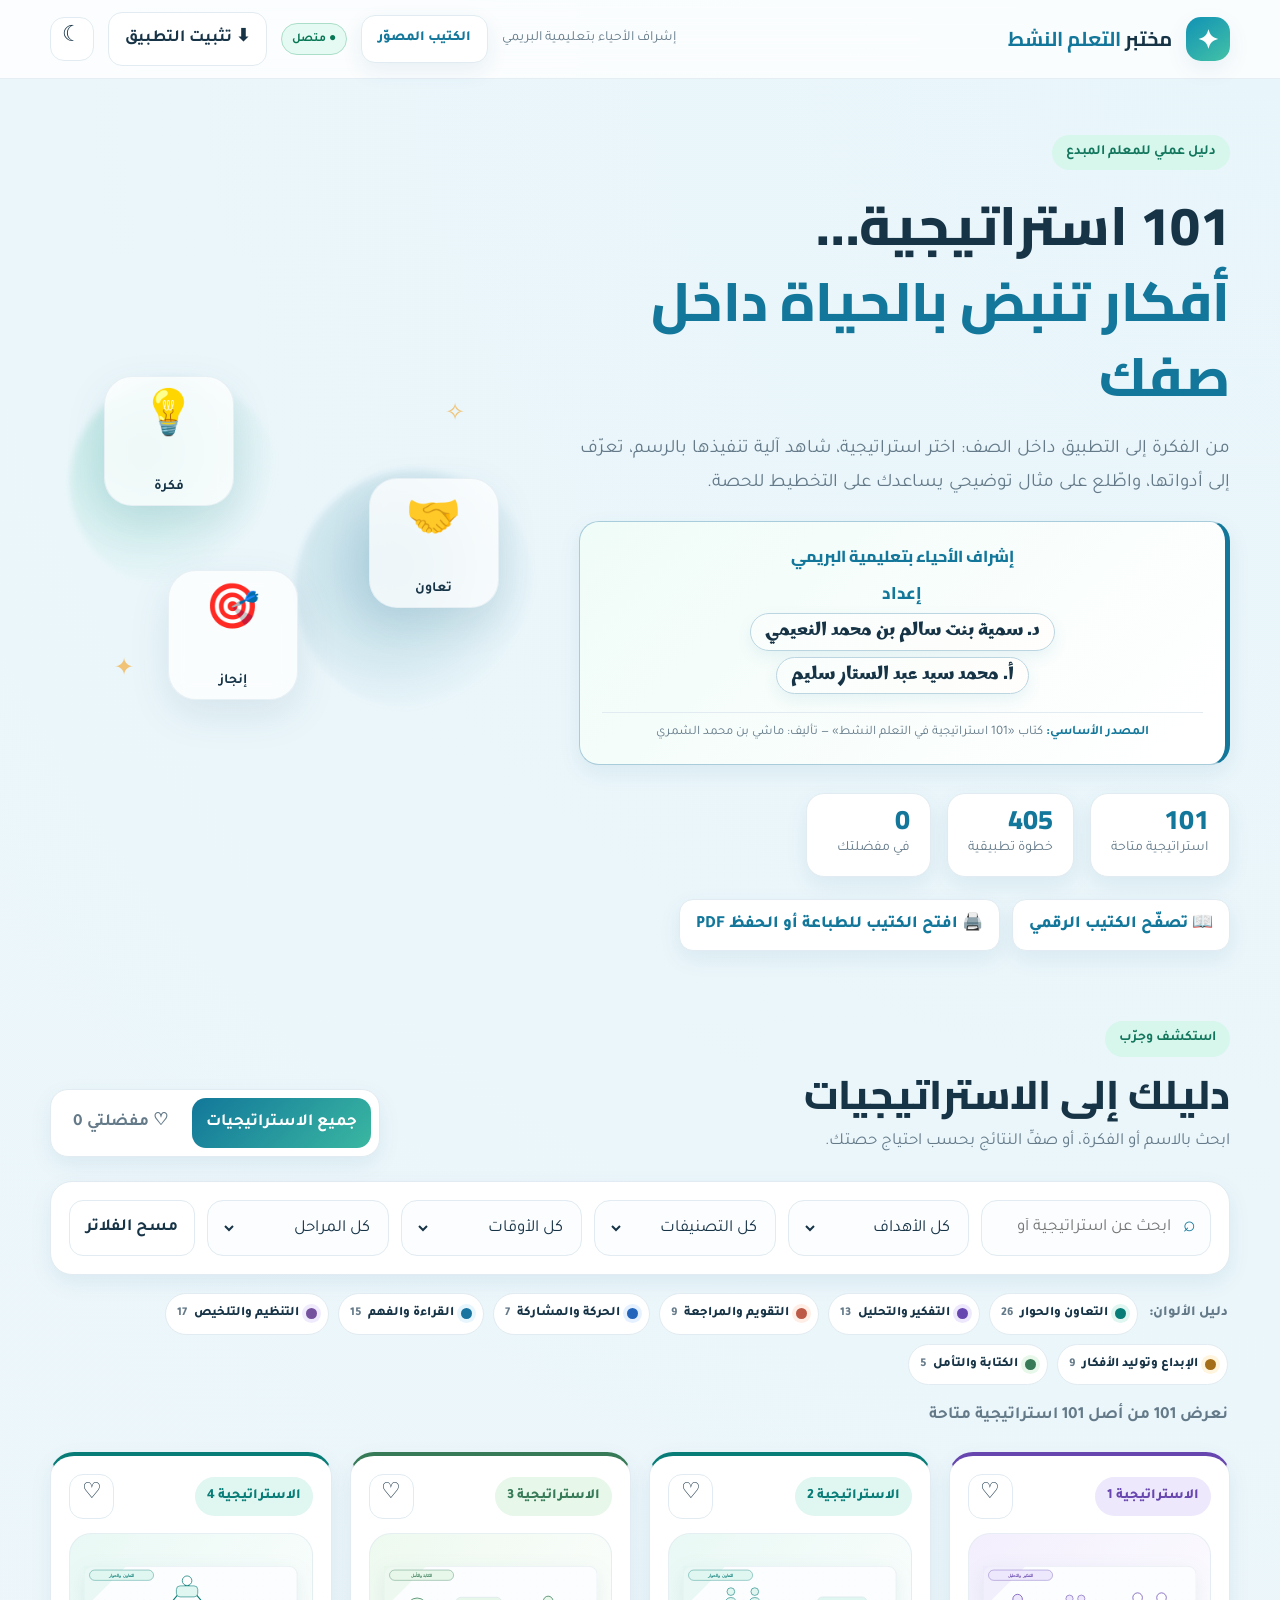
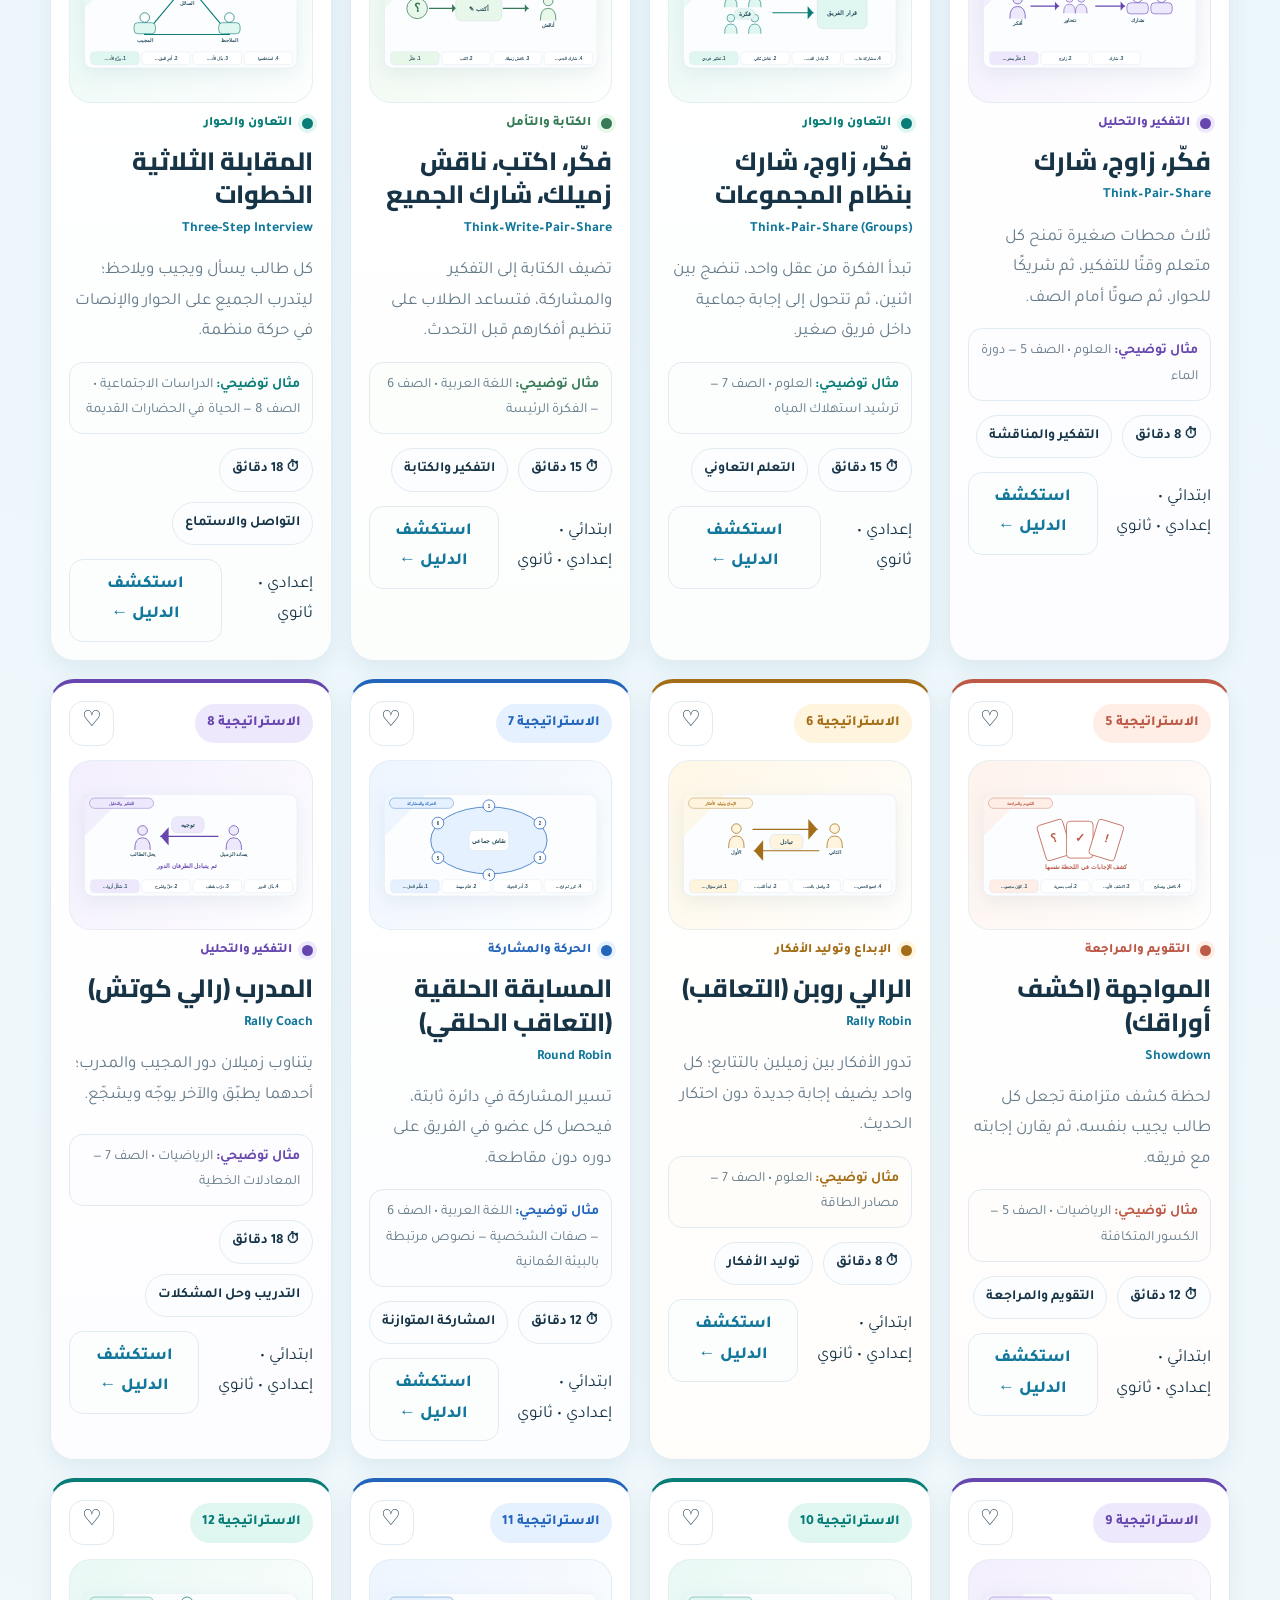
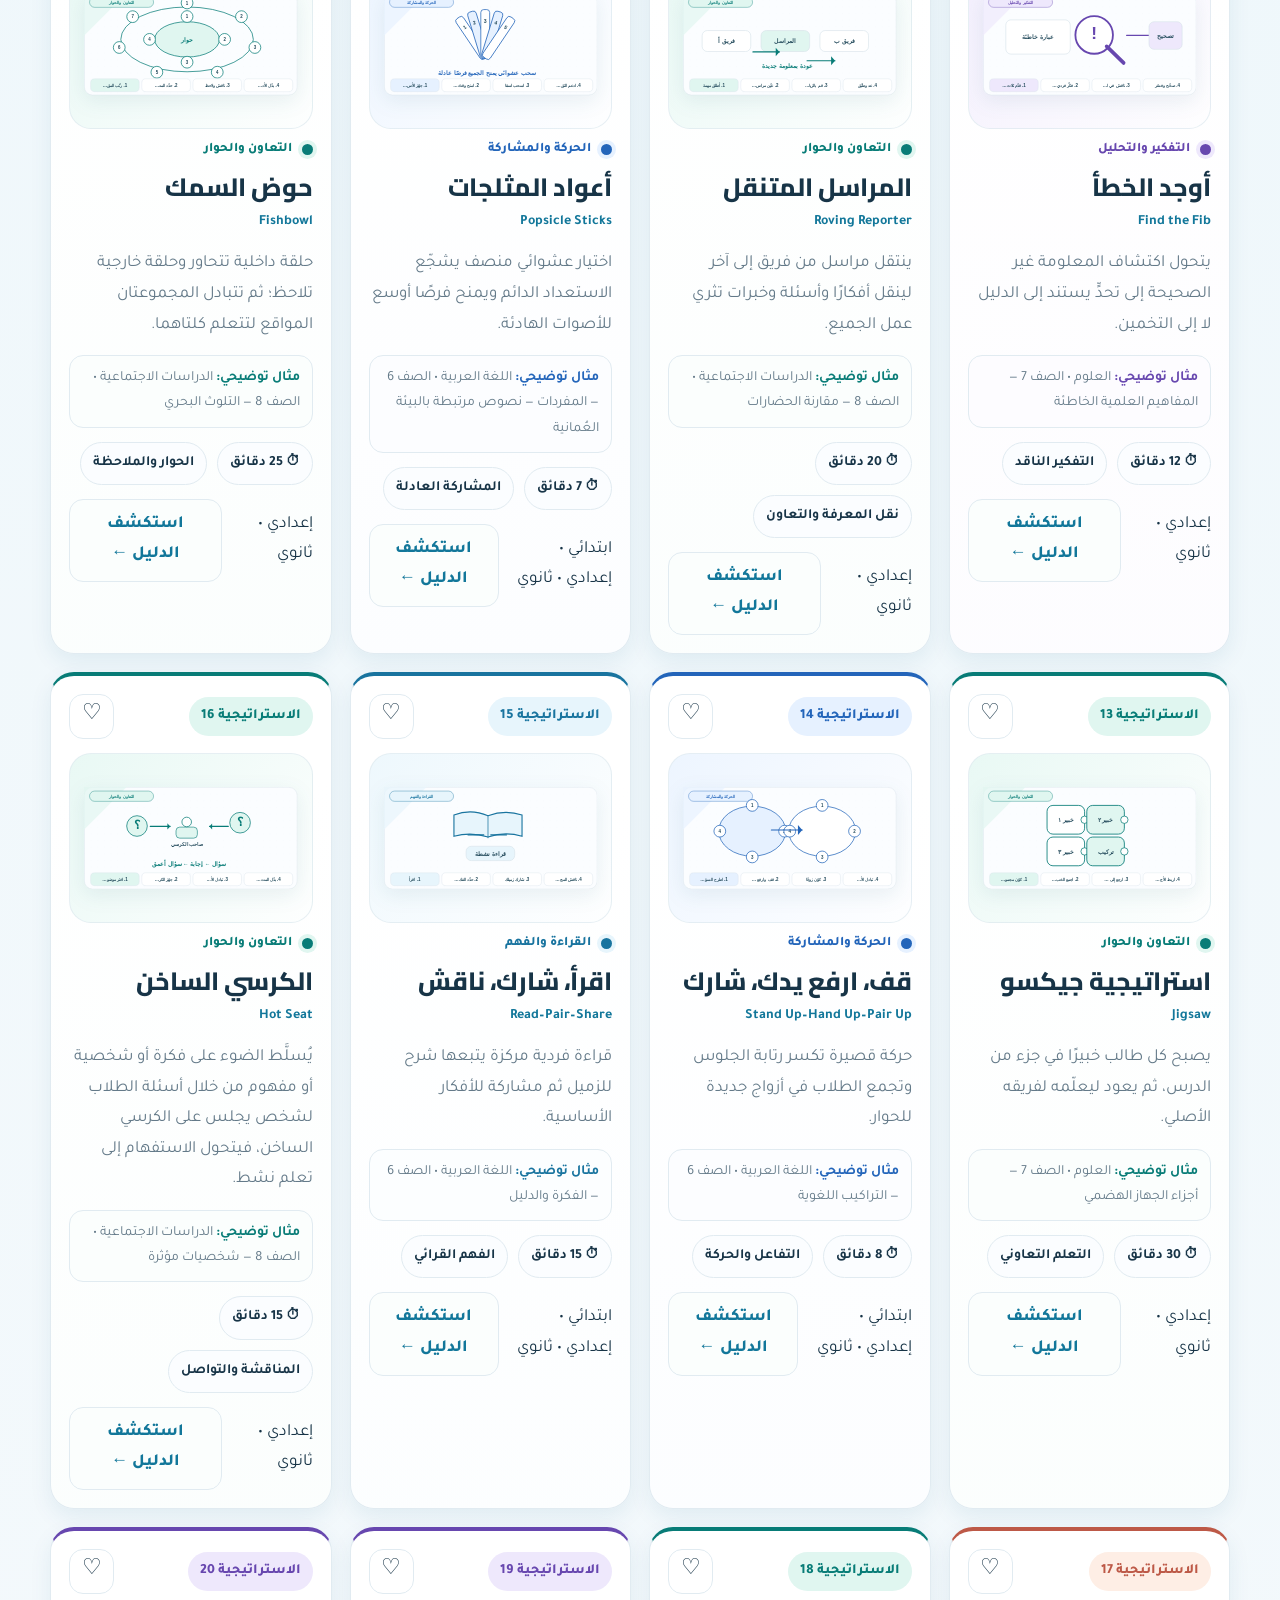
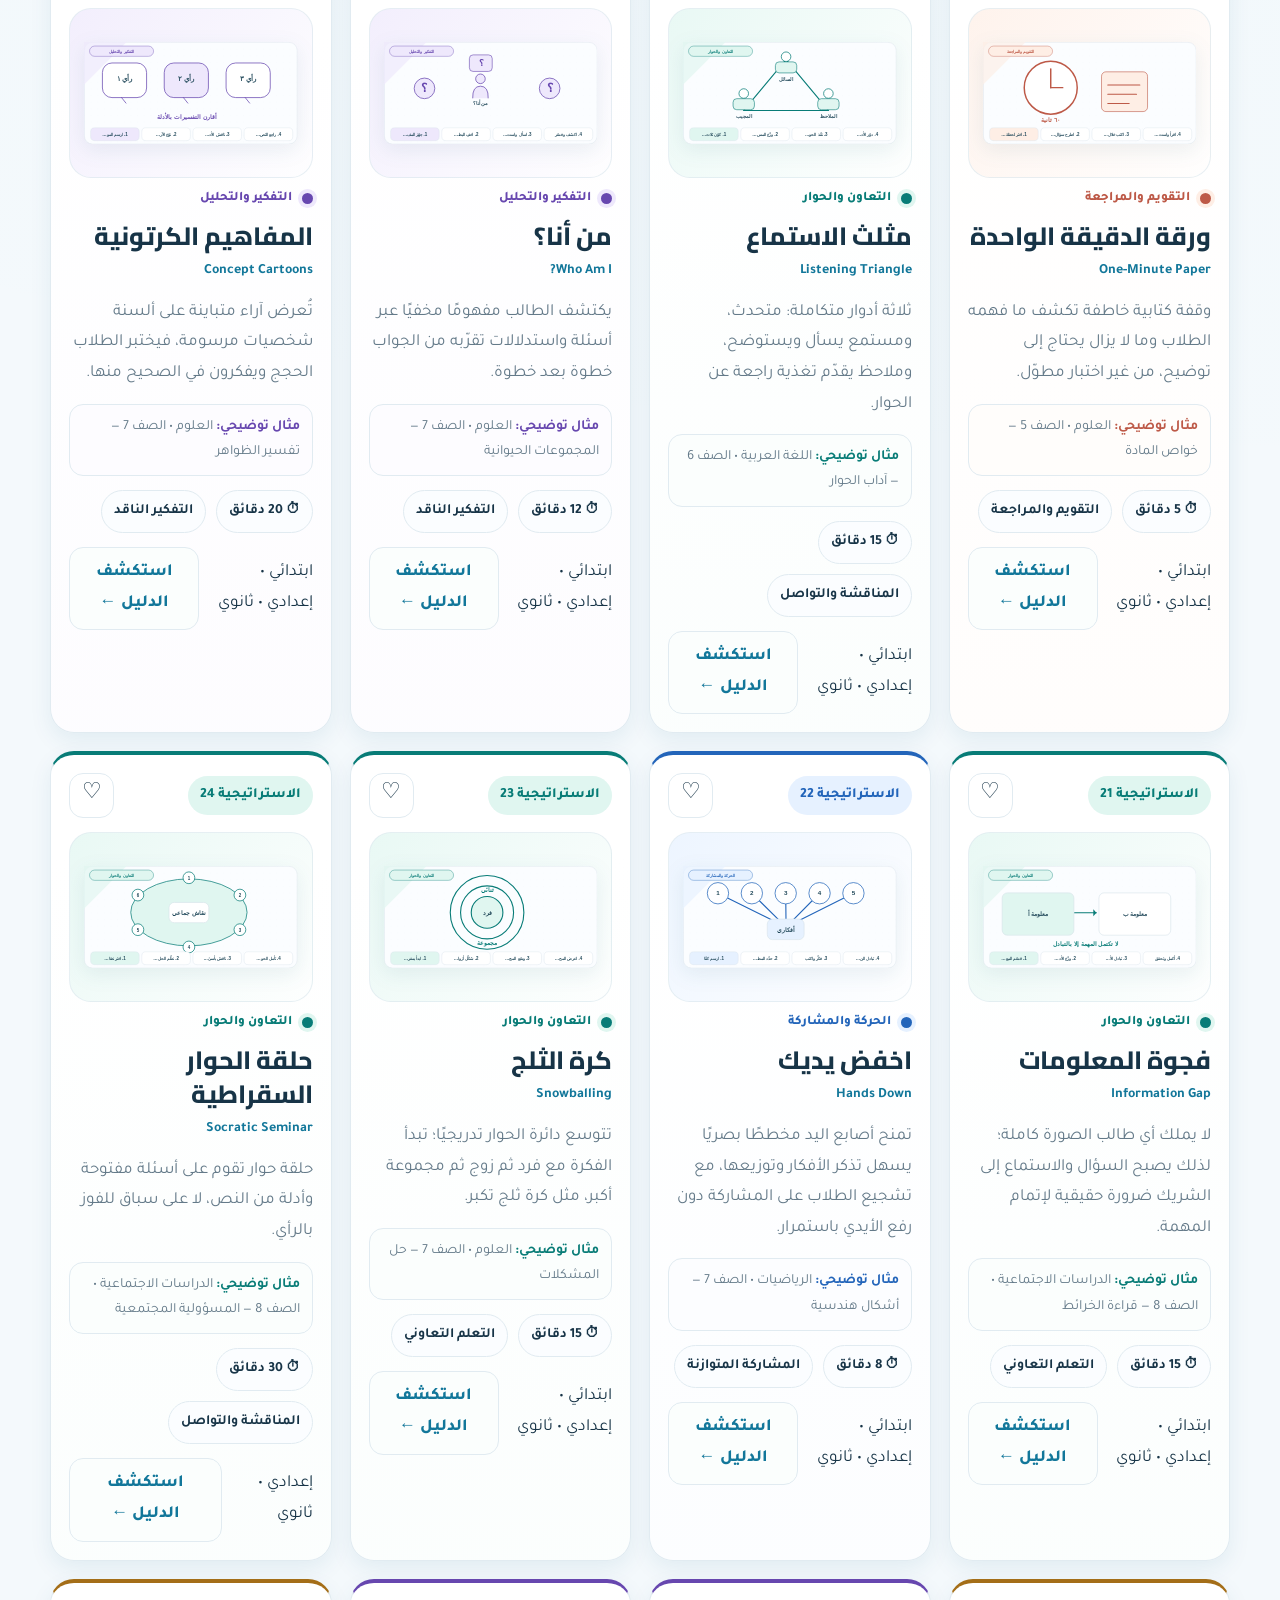
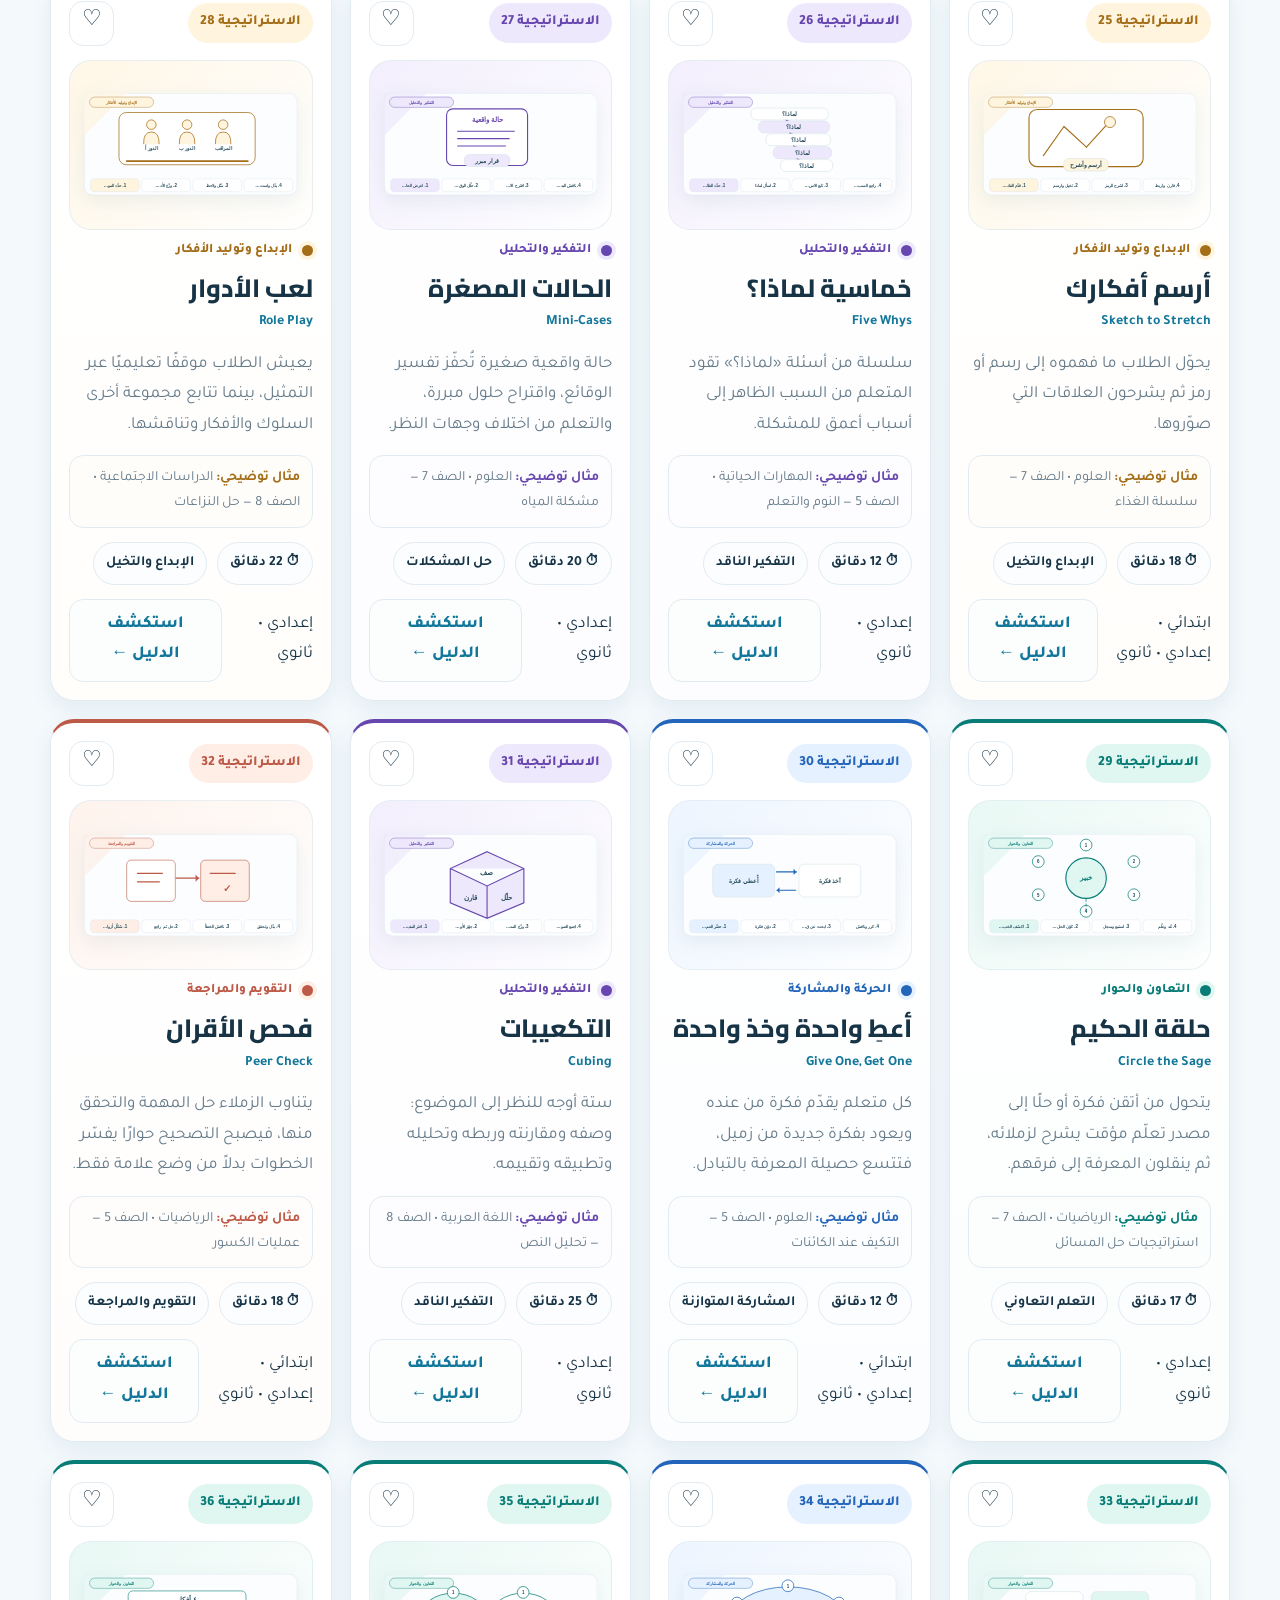
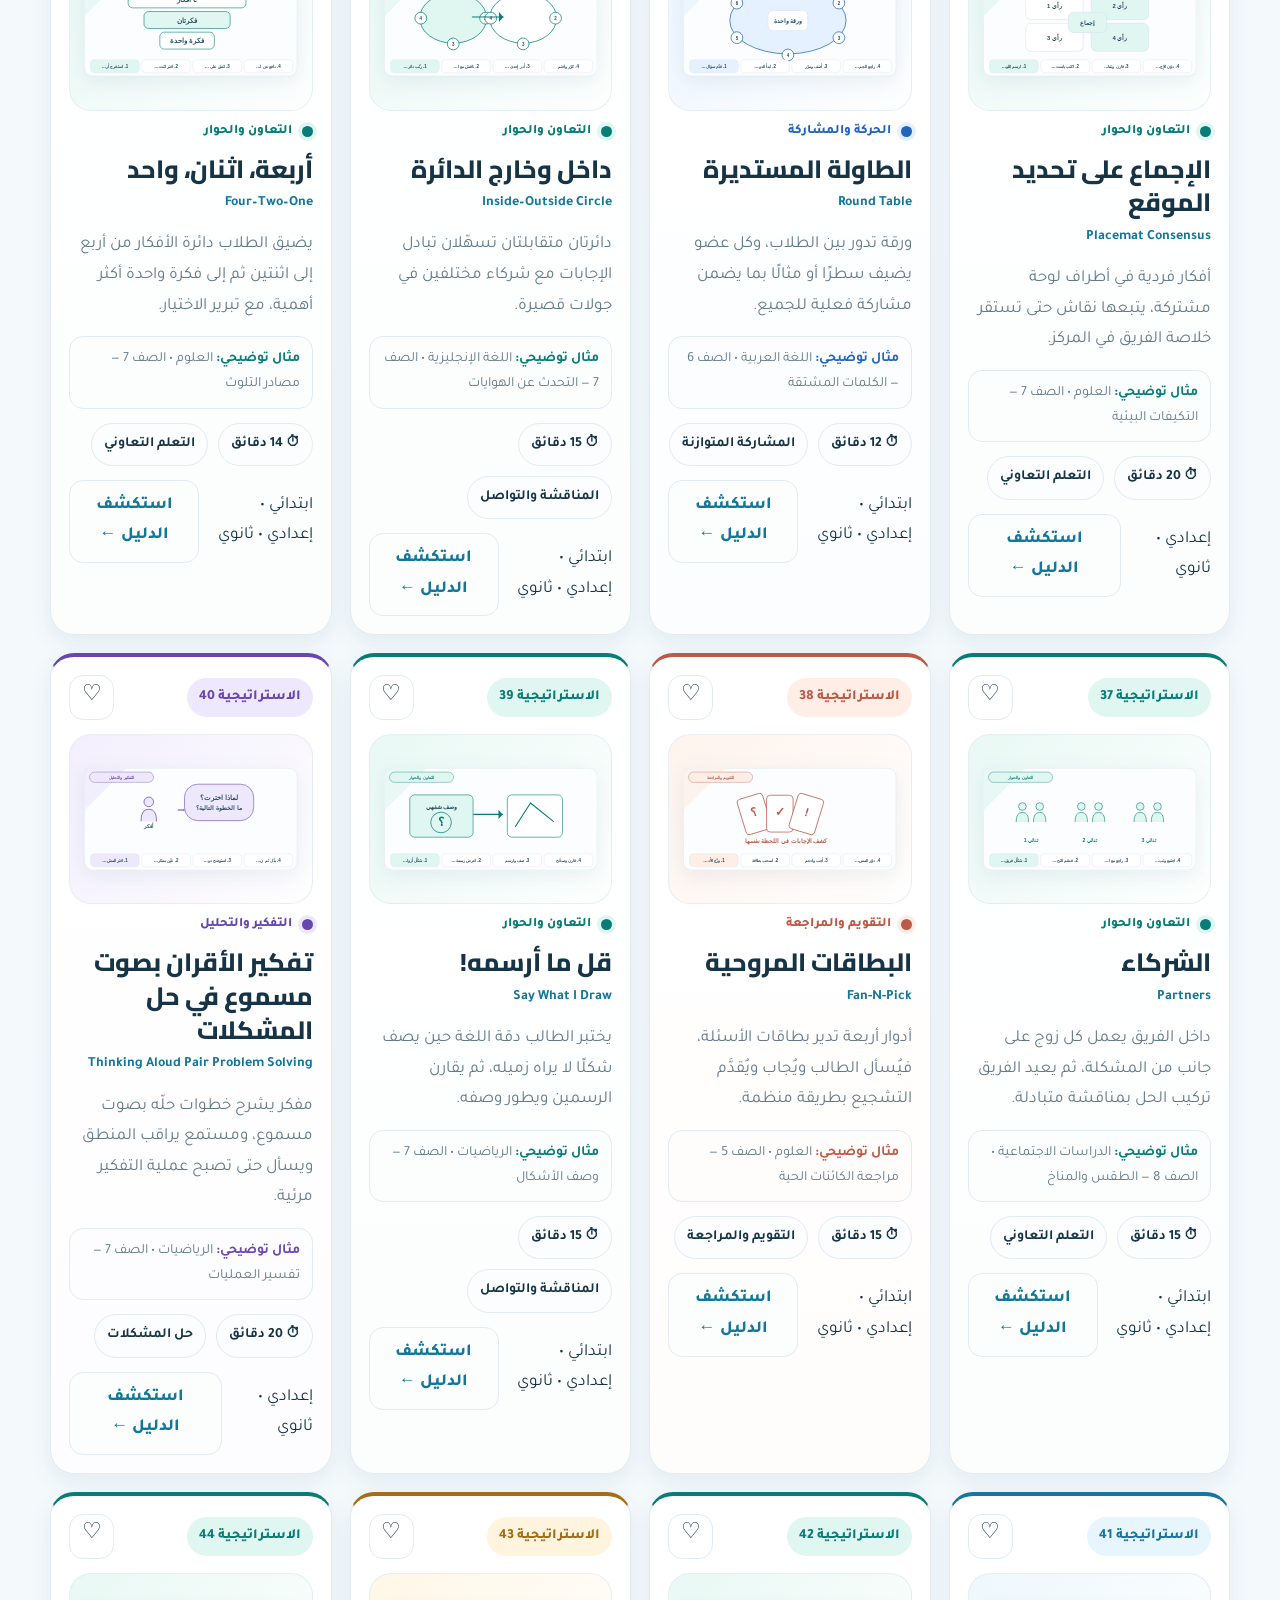
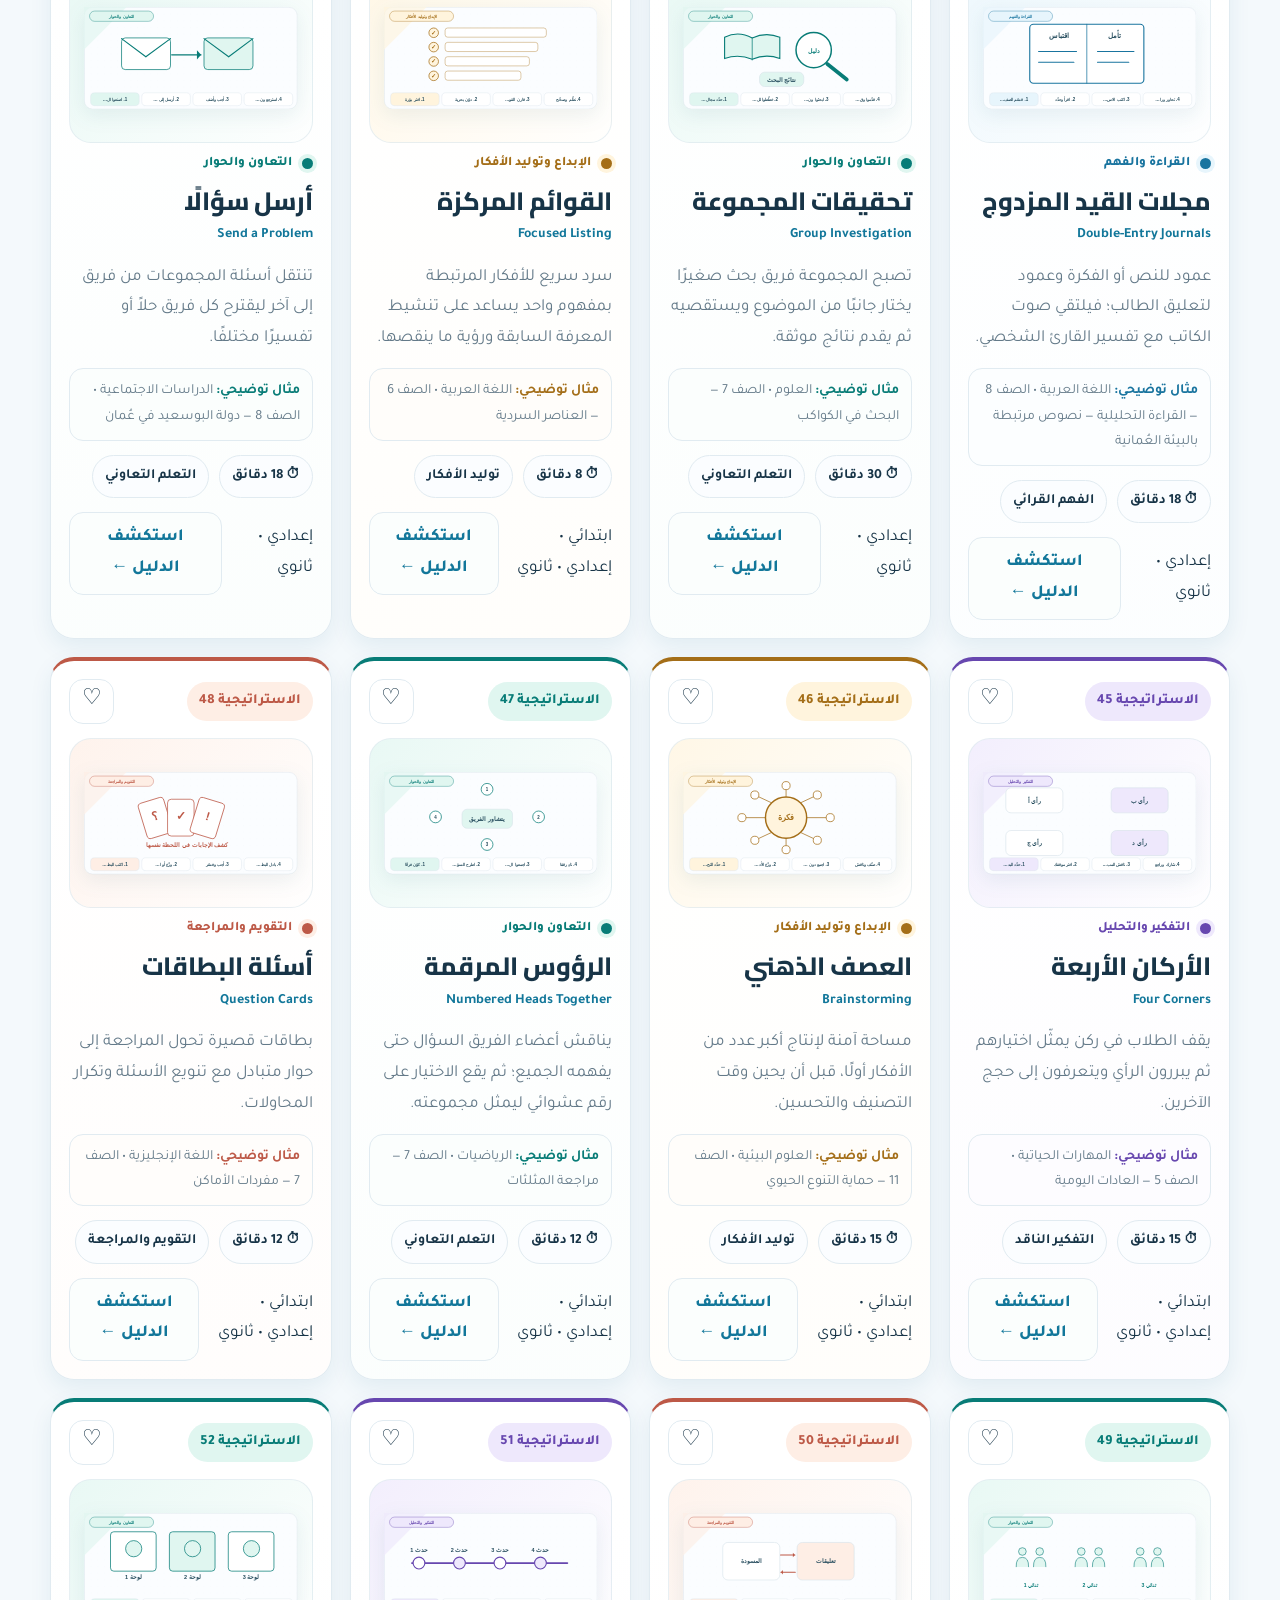
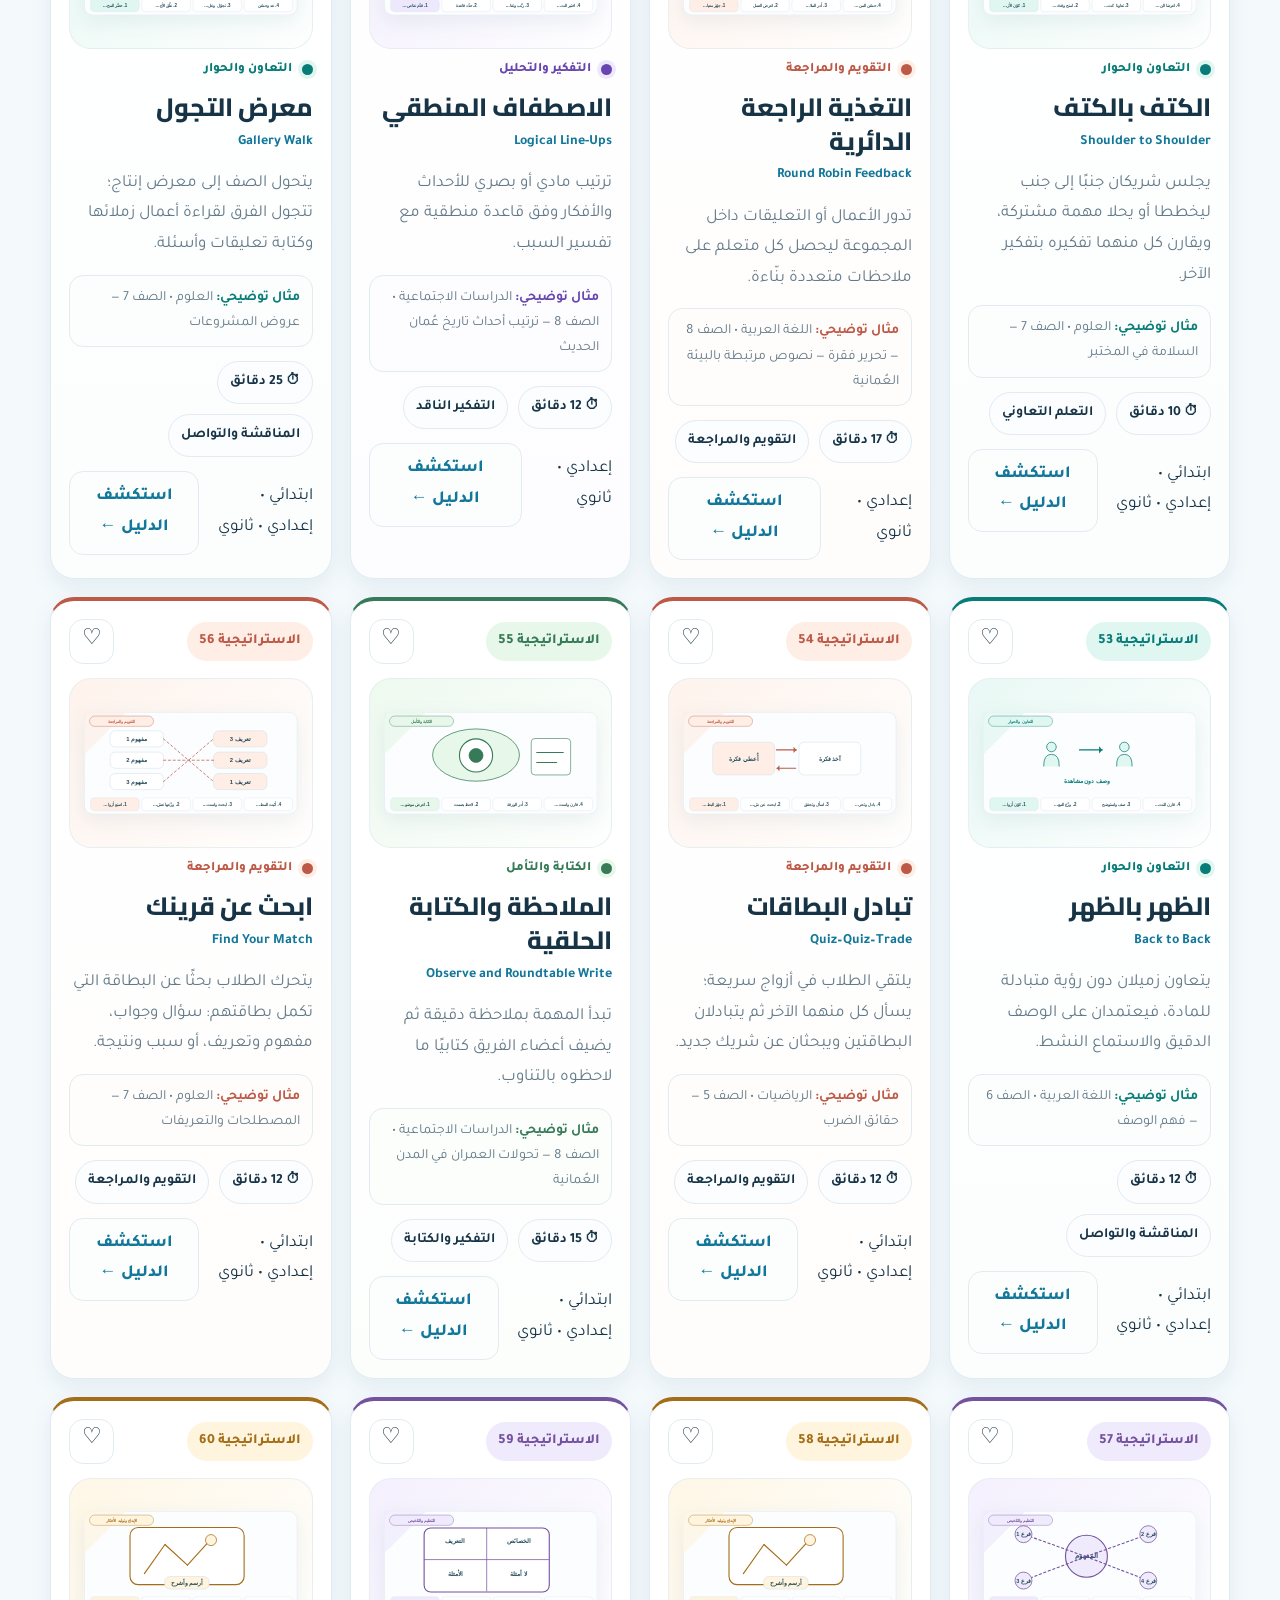
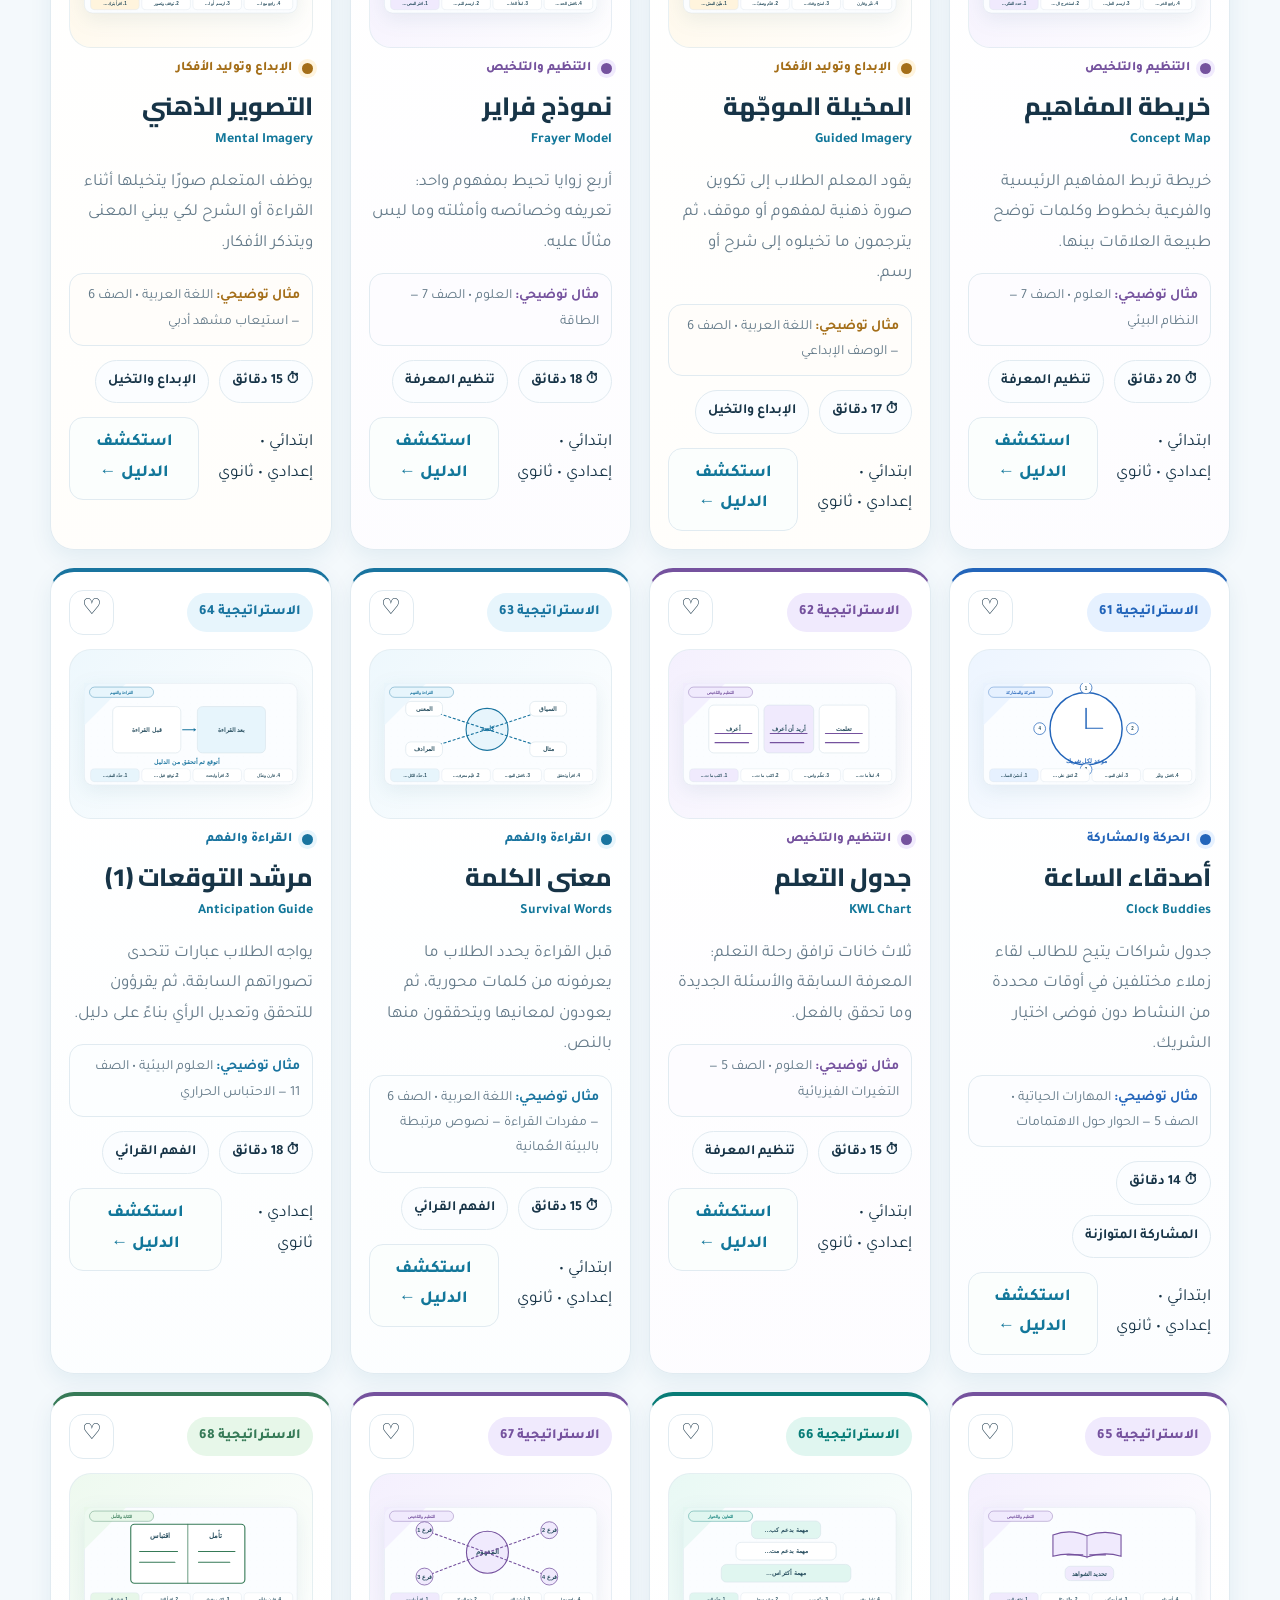
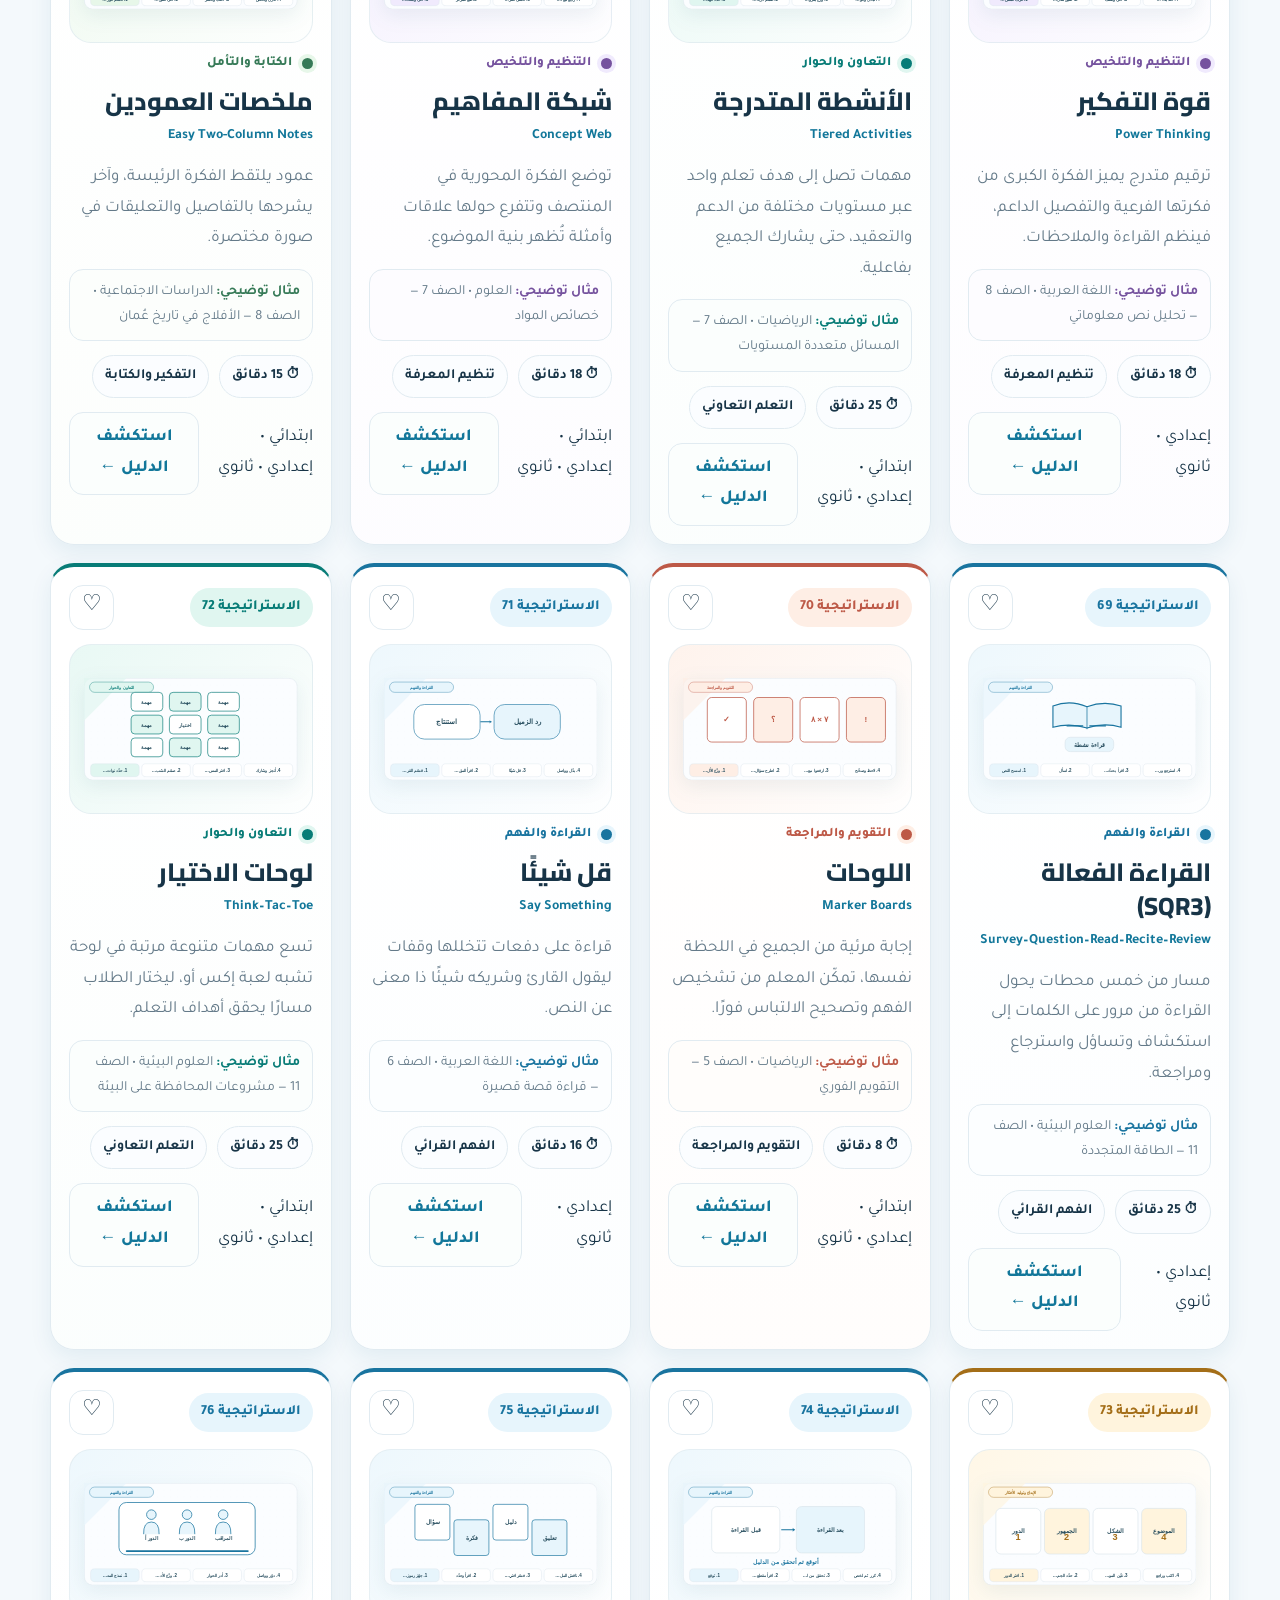
<file: index.html>
<!doctype html>
<html lang="ar" dir="rtl">
<head>
  <meta charset="utf-8" />
  <meta name="viewport" content="width=device-width, initial-scale=1" />
  <meta name="theme-color" content="#126b8b" />
  <meta name="color-scheme" content="light dark" />
  <meta name="application-name" content="101 استراتيجية في التعلم النشط" />
  <meta name="mobile-web-app-capable" content="yes" />
  <meta name="apple-mobile-web-app-capable" content="yes" />
  <meta name="apple-mobile-web-app-title" content="101 استراتيجية" />
  <meta name="apple-mobile-web-app-status-bar-style" content="default" />
  <link rel="manifest" href="manifest.webmanifest" />
  <link rel="icon" type="image/png" sizes="192x192" href="icons/icon-192.png" />
  <link rel="apple-touch-icon" sizes="180x180" href="icons/apple-touch-icon.png" />
  <meta name="description" content="تطبيق 101 استراتيجية في التعلم النشط — إشراف الأحياء بتعليمية البريمي، إعداد: د. سمية بنت سالم بن محمد النعيمي وأ. محمد سيد عبد الستار سليم. المصدر الأساسي: كتاب ماشي بن محمد الشمري." />
  <meta name="author" content="أ. محمد سيد عبد الستار سليم" />
  <meta property="og:title" content="101 استراتيجية في التعلم النشط | الدليل المصور" />
  <meta property="og:description" content="إشراف الأحياء بتعليمية البريمي — إعداد: د. سمية بنت سالم بن محمد النعيمي وأ. محمد سيد عبد الستار سليم. المصدر الأساسي: كتاب «101 استراتيجية في التعلم النشط» لماشي بن محمد الشمري." />
  <meta property="og:type" content="website" />
  <title>101 استراتيجية في التعلم النشط | دليل المعلم</title>
  <link rel="preconnect" href="https://fonts.googleapis.com" />
  <link rel="preconnect" href="https://fonts.gstatic.com" crossorigin />
  <link href="https://fonts.googleapis.com/css2?family=Marhey:wght@400;500;700&family=Cairo:wght@500;600;700;800&family=Tajawal:wght@400;500;600;700&display=swap" rel="stylesheet" />
  <link rel="stylesheet" href="style.css" />
  <script defer src="data.js"></script>
  <script defer src="visuals.js"></script>
  <script defer src="app.js"></script>
</head>
<body>
  <a class="skip" href="#strategyGrid">تجاوز إلى الاستراتيجيات</a>
  <header class="topbar">
    <div class="container header-inner">
      <a href="#home" class="brand" aria-label="العودة للرئيسية"><span class="brand-icon" aria-hidden="true">✦</span><span>مختبر <strong>التعلم النشط</strong></span></a>
      <div class="header-actions"><span class="credit">إشراف الأحياء بتعليمية البريمي</span><a class="booklet-top-link" href="booklet.html" title="تصفح الكتيب الرقمي">الكتيب المصوّر</a><span id="connectivityStatus" class="connection-pill" role="status" aria-live="polite">● متصل</span><button id="installBtn" class="install-btn" type="button" aria-label="تثبيت التطبيق على جهازك" title="تثبيت التطبيق">⬇ تثبيت التطبيق</button><button id="themeBtn" class="icon-btn" type="button" aria-label="تبديل المظهر" title="تبديل الوضع الليلي">☾</button></div>
    </div>
  </header>
  <main id="home">
    <section class="hero container" aria-labelledby="heroTitle">
      <div class="hero-content"><span class="eyebrow">دليل عملي للمعلم المبدع</span><h1 id="heroTitle">101 استراتيجية… <span>أفكار تنبض بالحياة داخل صفك</span></h1><p>من الفكرة إلى التطبيق داخل الصف: اختر استراتيجية، شاهد آلية تنفيذها بالرسم، تعرّف إلى أدواتها، واطّلع على مثال توضيحي يساعدك على التخطيط للحصة.</p>
      <section class="project-credits" aria-label="الإشراف والإعداد والمصدر الأساسي">
        <span class="project-credit-label">إشراف الأحياء بتعليمية البريمي</span>
        <span class="project-preparation-heading">إعداد</span>
        <div class="project-preparer-names" aria-label="إعداد التطبيق">
          <span class="ruqaa-name">د. سمية بنت سالم بن محمد النعيمي</span>
          <span class="ruqaa-name">أ. محمد سيد عبد الستار سليم</span>
        </div>
        <span class="project-source"><b>المصدر الأساسي:</b> كتاب «101 استراتيجية في التعلم النشط» — تأليف: ماشي بن محمد الشمري</span>
      </section><div class="hero-stats"><div><strong id="loadedCount">101</strong><small>استراتيجية متاحة</small></div><div><strong id="stepsCount">405</strong><small>خطوة تطبيقية</small></div><div><strong id="favCount">0</strong><small>في مفضلتك</small></div></div><div class="resource-links"><a href="booklet.html">📖 تصفّح الكتيب الرقمي</a><a href="booklet.html">🖨️ افتح الكتيب للطباعة أو الحفظ PDF</a></div></div>
      <div class="hero-art" aria-hidden="true"><div class="orb orb-one"></div><div class="orb orb-two"></div><div class="art-card a1">💡<span>فكرة</span></div><div class="art-card a2">🤝<span>تعاون</span></div><div class="art-card a3">🎯<span>إنجاز</span></div><span class="spark s1">✧</span><span class="spark s2">✦</span></div>
    </section>
    <section class="catalog container" aria-labelledby="catalogTitle">
      <div class="section-head"><div><span class="eyebrow">استكشف وجرّب</span><h2 id="catalogTitle">دليلك إلى الاستراتيجيات</h2><p>ابحث بالاسم أو الفكرة، أو صفِّ النتائج بحسب احتياج حصتك.</p></div><div class="tabs" role="group" aria-label="طريقة عرض الاستراتيجيات"><button class="tab active" id="allTab" type="button" aria-pressed="true">جميع الاستراتيجيات</button><button class="tab" id="favTab" type="button" aria-pressed="false">♡ مفضلتي <span id="favTabCount">0</span></button></div></div>
      <div class="filters"><label class="search-field"><span aria-hidden="true">⌕</span><input id="searchInput" type="search" placeholder="ابحث عن استراتيجية أو مهارة…" aria-label="ابحث في الاستراتيجيات" /></label><label><span class="sr-only">الهدف التعليمي</span><select id="goalFilter"><option value="">كل الأهداف</option></select></label><label><span class="sr-only">نوع الاستراتيجية</span><select id="categoryFilter"><option value="">كل التصنيفات</option></select></label><label><span class="sr-only">الوقت</span><select id="timeFilter"><option value="">كل الأوقات</option><option value="short">حتى 10 دقائق</option><option value="medium">11–20 دقيقة</option><option value="long">أكثر من 20 دقيقة</option></select></label><label><span class="sr-only">المرحلة</span><select id="stageFilter"><option value="">كل المراحل</option><option value="ابتدائي">ابتدائي</option><option value="إعدادي">إعدادي</option><option value="ثانوي">ثانوي</option></select></label><button id="resetBtn" class="reset-btn" type="button">مسح الفلاتر</button></div>
      <div id="categoryLegend" class="category-legend" aria-label="تصنيف الاستراتيجيات بحسب النوع"></div><p id="resultsInfo" class="results-info" role="status" aria-live="polite"></p><div id="strategyGrid" class="strategy-grid"></div><div id="emptyState" class="empty-state" hidden><span>🔎</span><h3>لم نعثر على استراتيجية مطابقة</h3><p>جرّب تغيير كلمات البحث أو إعادة ضبط الفلاتر.</p><button id="emptyReset" class="btn primary" type="button">عرض الكل</button></div>
    </section>
  </main>
  <footer class="footer"><div class="container footer-inner"><div><strong>101 استراتيجية في التعلم النشط</strong><p>المصدر الأساسي: كتاب «101 استراتيجية في التعلم النشط» — تأليف: ماشي بن محمد الشمري. الأمثلة التوضيحية والمخططات والتصنيفات والأوقات مقترحات تطبيقية وليست نقلًا حرفيًا من الكتاب. <a href="booklet.html">تصفّح الكتيب الرقمي</a>.</p></div><div class="attribution"><strong>إشراف الأحياء بتعليمية البريمي</strong><b class="footer-prep-label">إعداد</b><span class="ruqaa-name">د. سمية بنت سالم بن محمد النعيمي</span><span class="ruqaa-name">أ. محمد سيد عبد الستار سليم</span></div></div></footer>
  <dialog id="strategyDialog" class="strategy-dialog" aria-labelledby="dialogTitle"><div class="dialog-shell"><div class="dialog-header"><span class="eyebrow">الدليل المصور</span><button id="closeDialog" class="icon-btn close" type="button" aria-label="إغلاق الدليل">✕</button></div><div id="dialogContent"></div></div></dialog>

  <dialog id="shareDialog" class="share-dialog" aria-labelledby="shareTitle">
    <div class="share-shell">
      <div class="share-top"><div><span class="eyebrow">مشاركة مخصصة</span><h2 id="shareTitle">اختر ما تريد مشاركته</h2><p id="shareStrategyName" class="share-strategy"></p></div><button id="closeShare" class="icon-btn close" type="button" aria-label="إغلاق خيارات المشاركة">✕</button></div>
      <div class="share-body">
        <section class="share-select" aria-labelledby="shareSelectHeading">
          <div class="share-section-head"><h3 id="shareSelectHeading">أقسام الدليل</h3><div class="share-select-actions"><button id="selectAllShare" type="button">تحديد الكل</button><button id="selectNoneShare" type="button">إلغاء التحديد</button></div></div>
          <p>عنوان الاستراتيجية وبيانات الإشراف والإعداد تظهر دائمًا في الرسالة.</p>
          <div id="shareSections" class="share-choices"></div>
          <p id="shareSelectionCount" class="share-count" aria-live="polite"></p>
        </section>
        <section class="share-preview" aria-labelledby="sharePreviewHeading">
          <div class="share-section-head"><h3 id="sharePreviewHeading">معاينة الرسالة</h3><span class="preview-stamp">واتساب / نسخ / مشاركة</span></div>
          <label for="sharePreview" class="sr-only">نص الرسالة الناتج من اختياراتك</label>
          <textarea id="sharePreview" readonly spellcheck="false"></textarea>
          <p id="shareWarning" hidden>اختر قسمًا واحدًا على الأقل.</p>
          <p id="shareStatus" role="status" aria-live="polite"></p>
        </section>
      </div>
      <div class="share-footer"><button id="shareWaSend" class="btn primary" type="button">◉ إرسال عبر واتساب</button><button id="shareNative" class="btn secondary" type="button">↗ مشاركة من الجهاز</button><button id="shareCopy" class="btn secondary" type="button">⧉ نسخ النص المحدد</button><button id="shareCancel" class="btn secondary" type="button">إغلاق</button></div>
    </div>
  </dialog>
  <dialog id="installDialog" class="install-dialog" aria-labelledby="installTitle">
    <div class="install-shell">
      <div class="install-head">
        <div class="install-mark" aria-hidden="true">✦</div>
        <div><span class="eyebrow">نسخة قابلة للتثبيت</span><h2 id="installTitle">ضع الاستراتيجيات على جهازك</h2></div>
        <button id="closeInstall" class="icon-btn close" type="button" aria-label="إغلاق تعليمات التثبيت">✕</button>
      </div>
      <p class="install-intro">التثبيت الكامل يعمل من رابط موقع منشور عبر HTTPS (مثل GitHub Pages)، وليس من ملف HTML المحلي. بعد فتحه أول مرة عبر الإنترنت والتأكد من حفظ الملفات، يمكن تصفح الاستراتيجيات والكتيب الرقمي دون اتصال. ملف PDF يحتاج إلى تنزيل منفصل.</p>
      <p id="installState" class="install-state" role="status"></p><div class="install-check" id="installCheck" aria-live="polite"></div>
      <div class="install-guides">
        <section class="install-guide"><span class="guide-symbol" aria-hidden="true">📱</span><h3>iPhone / iPad</h3><p>افتح الموقع في <strong>Safari</strong>، ثم <strong>مشاركة</strong> ← <strong>إضافة إلى الشاشة الرئيسية</strong>، وفعّل «فتح كتطبيق» إن ظهر.</p></section>
        <section class="install-guide"><span class="guide-symbol" aria-hidden="true">📲</span><h3>Android</h3><p>في <strong>Chrome</strong> افتح قائمة <strong>⋮</strong> ثم اختر <strong>تثبيت التطبيق</strong> أو <strong>إضافة إلى الشاشة الرئيسية</strong>.</p></section>
        <section class="install-guide"><span class="guide-symbol" aria-hidden="true">💻</span><h3>Windows / Mac</h3><p>في <strong>Chrome أو Edge</strong> استخدم أيقونة التثبيت في شريط العنوان أو قائمة المتصفح. وعلى Mac مع <strong>Safari</strong> استخدم <strong>File → Add to Dock</strong> إذا كان متاحًا.</p></section>
      </div>
      <p class="install-warning"><strong>لو خيار التثبيت لا يظهر:</strong> تأكد أنك على رابط HTTPS للموقع المنشور، وليس الملف الذي حملته. في iPhone افتح الموقع من Safari. إن استمر الأمر، حدّث الصفحة أو أعد فتحها بعد نشر الملفات كلها في جذر المستودع.</p>
      <div class="install-actions"><button id="installNowBtn" class="btn primary" type="button" hidden>تثبيت الآن</button><button id="dismissInstall" class="btn secondary" type="button">حسنًا</button></div>
    </div>
  </dialog>
  <noscript><p class="noscript">يحتاج التطبيق إلى تفعيل JavaScript لعرض الاستراتيجيات.</p></noscript>
</body>
</html>
</file>
<file: style.css>
:root {
  color-scheme: light;
  --bg: #f4f9fc;
  --bg-soft: #eef6fb;
  --paper: #ffffff;
  --paper-2: #fbfdff;
  --ink: #173447;
  --muted: #647a89;
  --primary: #12779a;
  --primary-2: #0f5d7d;
  --deep: #164c72;
  --mint: #d7f7ec;
  --mint-2: #ebfff7;
  --warm: #fff0d9;
  --warm-2: #fff7ea;
  --gold: #f2b24a;
  --rose: #ffe6ed;
  --lav: #eff0ff;
  --line: #e1ebf1;
  --line-strong: #cfdde7;
  --shadow: 0 14px 42px rgba(22, 75, 107, 0.10);
  --shadow-soft: 0 8px 22px rgba(17, 93, 125, 0.08);
  --radius-xl: 30px;
  --radius-lg: 24px;
  --radius-md: 18px;
  --radius-sm: 14px;
}

body.dark {
  color-scheme: dark;
  --bg: #0b1620;
  --bg-soft: #0f1f2b;
  --paper: #132430;
  --paper-2: #162c39;
  --ink: #edf8ff;
  --muted: #a6bdcb;
  --primary: #5ac7e1;
  --primary-2: #9ce1f0;
  --deep: #75a6ff;
  --mint: #163a33;
  --mint-2: #102d29;
  --warm: #3a2b12;
  --warm-2: #453519;
  --gold: #f9cb6c;
  --rose: #3a1f2d;
  --lav: #1d2647;
  --line: #274150;
  --line-strong: #37576a;
  --shadow: 0 22px 50px rgba(0, 0, 0, 0.30);
  --shadow-soft: 0 10px 24px rgba(0, 0, 0, 0.22);
}

* { box-sizing: border-box; }
html { scroll-behavior: smooth; }
body {
  margin: 0;
  background:
    radial-gradient(circle at top right, rgba(90, 199, 225, 0.08), transparent 24%),
    radial-gradient(circle at bottom left, rgba(242, 178, 74, 0.07), transparent 20%),
    var(--bg);
  color: var(--ink);
  font-family: Tajawal, Arial, sans-serif;
  font-size: 17px;
  line-height: 1.8;
}
button, input, select { font: inherit; }
button { cursor: pointer; }
a { color: inherit; text-decoration: none; }
button:focus-visible,
input:focus-visible,
select:focus-visible,
a:focus-visible {
  outline: 3px solid var(--gold);
  outline-offset: 3px;
}
.container { width: min(1180px, calc(100% - 34px)); margin-inline: auto; }
.sr-only,
.skip:not(:focus) {
  position: absolute;
  width: 1px;
  height: 1px;
  overflow: hidden;
  clip: rect(0, 0, 0, 0);
}
.skip:focus {
  position: fixed;
  z-index: 100;
  top: 8px;
  right: 8px;
  padding: 12px 16px;
  border-radius: 14px;
  background: var(--paper);
}

.topbar {
  position: sticky;
  top: 0;
  z-index: 30;
  background: color-mix(in srgb, var(--paper) 78%, transparent);
  backdrop-filter: blur(18px);
  -webkit-backdrop-filter: blur(18px);
  border-bottom: 1px solid color-mix(in srgb, var(--line) 85%, transparent);
}
.header-inner,
.header-actions,
.brand { display: flex; align-items: center; gap: 14px; }
.header-inner { justify-content: space-between; min-height: 78px; }
.brand { font-family: Cairo, sans-serif; font-size: 20px; font-weight: 700; }
.brand-icon {
  width: 44px;
  height: 44px;
  display: grid;
  place-items: center;
  border-radius: 15px;
  color: white;
  font-size: 26px;
  background: linear-gradient(145deg, #1192b5, #43c2a6);
  box-shadow: var(--shadow-soft);
}
.brand strong { color: var(--primary); }
.credit { font-size: 14px; color: var(--muted); }
.icon-btn,
.install-btn,
.reset-btn,
.btn,
.open-btn,
.fav-btn {
  border: 1px solid var(--line);
  background: var(--paper);
  color: var(--ink);
  transition: .22s ease;
}
.icon-btn {
  width: 44px;
  height: 44px;
  display: grid;
  place-items: center;
  border-radius: 14px;
  font-size: 22px;
}
.install-btn,
.reset-btn,
.btn,
.open-btn { border-radius: 14px; }
.install-btn,
.reset-btn,
.btn {
  padding: 11px 16px;
  font-weight: 700;
}
.btn.primary {
  color: white;
  border-color: transparent;
  background: linear-gradient(135deg, var(--primary), #40b99f);
  box-shadow: var(--shadow-soft);
}
.btn.secondary:hover,
.icon-btn:hover,
.install-btn:hover,
.reset-btn:hover,
.open-btn:hover,
.fav-btn:hover {
  transform: translateY(-2px);
  box-shadow: var(--shadow-soft);
}

.hero {
  display: grid;
  grid-template-columns: 1.25fr .95fr;
  gap: 34px;
  padding-block: 56px 70px;
  align-items: center;
}
.eyebrow {
  display: inline-flex;
  align-items: center;
  gap: 7px;
  background: var(--mint);
  color: #12765d;
  padding: 5px 14px;
  border-radius: 999px;
  font-size: 14px;
  font-weight: 700;
}
body.dark .eyebrow { color: #89f2ca; }
.hero h1 {
  margin: 18px 0;
  font: 800 clamp(30px, 4.4vw, 54px) / 1.4 Cairo, sans-serif;
}
.hero h1 span { display: block; color: var(--primary); }
.hero p {
  margin: 0;
  color: var(--muted);
  font-size: 19px;
  max-width: 660px;
}
.hero-stats {
  display: flex;
  flex-wrap: wrap;
  gap: 16px;
  margin-top: 28px;
}
.hero-stats > div {
  min-width: 125px;
  padding: 12px 20px;
  border-radius: 18px;
  background: var(--paper);
  border: 1px solid var(--line);
  box-shadow: var(--shadow-soft);
}
.hero-stats strong {
  display: block;
  font: 800 27px/1 Cairo, sans-serif;
  color: var(--primary);
}
.hero-stats small { color: var(--muted); }
.hero-art {
  position: relative;
  min-height: 370px;
  display: grid;
  place-items: center;
  isolation: isolate;
}
.orb {
  position: absolute;
  border-radius: 50%;
  filter: blur(3px);
}
.orb-one {
  inset: 20px auto auto 20px;
  width: 210px;
  height: 210px;
  background: radial-gradient(circle at 35% 35%, rgba(72, 194, 168, 0.32), transparent 70%);
}
.orb-two {
  inset: auto 10px 18px auto;
  width: 240px;
  height: 240px;
  background: radial-gradient(circle at 40% 40%, rgba(18, 119, 154, 0.26), transparent 72%);
}
.art-card {
  position: absolute;
  display: grid;
  place-items: center;
  width: 130px;
  height: 130px;
  border-radius: 28px;
  background: color-mix(in srgb, var(--paper) 76%, transparent);
  border: 1px solid color-mix(in srgb, var(--line) 75%, transparent);
  box-shadow: var(--shadow);
  font-size: 44px;
  text-align: center;
  backdrop-filter: blur(10px);
}
.art-card span {
  display: block;
  margin-top: 4px;
  font-size: 14px;
  font-weight: 700;
}
.a1 { inset: 18px auto auto 54px; }
.a2 { inset: 120px 46px auto auto; }
.a3 { inset: auto auto 28px 118px; }
.spark {
  position: absolute;
  color: var(--gold);
  font-size: 24px;
  opacity: .75;
}
.s1 { top: 38px; right: 80px; }
.s2 { bottom: 34px; left: 64px; }

.catalog { padding-bottom: 72px; }
.section-head {
  display: flex;
  justify-content: space-between;
  gap: 24px;
  align-items: end;
  margin-bottom: 24px;
}
.section-head h2 {
  margin: 12px 0 6px;
  font: 800 clamp(24px, 3.2vw, 40px)/1.3 Cairo, sans-serif;
}
.section-head p { margin: 0; color: var(--muted); }
.tabs {
  display: inline-flex;
  flex-wrap: wrap;
  gap: 10px;
  padding: 8px;
  background: var(--paper);
  border: 1px solid var(--line);
  border-radius: 18px;
  box-shadow: var(--shadow-soft);
}
.tab {
  border: none;
  background: transparent;
  color: var(--muted);
  border-radius: 14px;
  padding: 10px 14px;
  font-weight: 700;
}
.tab.active {
  color: white;
  background: linear-gradient(135deg, var(--primary), #3ab7a1);
}
.filters {
  display: grid;
  grid-template-columns: minmax(250px, 1.3fr) repeat(3, minmax(140px, 1fr)) auto;
  gap: 12px;
  padding: 18px;
  border: 1px solid var(--line);
  border-radius: 22px;
  background: var(--paper);
  box-shadow: var(--shadow-soft);
}
.search-field {
  display: flex;
  align-items: center;
  gap: 10px;
  padding: 0 14px;
  border: 1px solid var(--line);
  border-radius: 16px;
  background: var(--paper-2);
}
.search-field span { font-size: 21px; color: var(--primary); }
.search-field input,
.filters select {
  width: 100%;
  border: none;
  background: transparent;
  color: var(--ink);
  min-height: 54px;
}
.filters label {
  display: flex;
  align-items: center;
  border: 1px solid var(--line);
  border-radius: 16px;
  background: var(--paper-2);
  padding-inline: 14px;
}
.results-info {
  margin: 16px 2px 0;
  color: var(--muted);
  font-weight: 600;
}
.strategy-grid {
  display: grid;
  grid-template-columns: repeat(auto-fit, minmax(280px, 1fr));
  gap: 18px;
  margin-top: 20px;
}
.strategy-card {
  display: flex;
  flex-direction: column;
  gap: 14px;
  padding: 18px;
  border-radius: 24px;
  background: linear-gradient(180deg, color-mix(in srgb, var(--paper) 96%, transparent), var(--paper));
  border: 1px solid var(--line);
  box-shadow: var(--shadow-soft);
  transition: .22s ease;
}
.strategy-card:hover,
.strategy-card:focus-visible {
  transform: translateY(-4px);
  box-shadow: var(--shadow);
  border-color: color-mix(in srgb, var(--primary) 26%, var(--line));
}
.card-top,
.card-bottom { display: flex; justify-content: space-between; align-items: center; gap: 12px; }
.card-num {
  display: inline-flex;
  align-items: center;
  gap: 6px;
  padding: 7px 12px;
  border-radius: 999px;
  background: var(--bg-soft);
  color: var(--primary);
  font-weight: 800;
  font-size: 14px;
}
.fav-btn {
  min-width: 45px;
  height: 45px;
  border-radius: 14px;
  font-size: 22px;
}
.fav-btn.is-fav {
  color: #d74c70;
  background: color-mix(in srgb, var(--rose) 70%, var(--paper));
  border-color: color-mix(in srgb, #d74c70 18%, var(--line));
}
.card-visual {
  position: relative;
  min-height: 160px;
  padding: 14px;
  border-radius: 22px;
  overflow: hidden;
  background:
    radial-gradient(circle at 15% 20%, rgba(255,255,255,.9), transparent 18%),
    linear-gradient(135deg, color-mix(in srgb, var(--mint) 62%, transparent), color-mix(in srgb, var(--warm) 44%, transparent), color-mix(in srgb, var(--lav) 48%, transparent));
  border: 1px solid color-mix(in srgb, var(--line) 75%, transparent);
}
.card-visual .visual-label {
  position: absolute;
  inset: 12px 12px auto auto;
  padding: 6px 10px;
  border-radius: 999px;
  background: color-mix(in srgb, var(--paper) 84%, transparent);
  font-size: 12px;
  font-weight: 800;
  color: var(--primary);
}
.card-visual .mini-flow {
  position: absolute;
  inset: auto 12px 12px 12px;
  display: flex;
  justify-content: space-between;
  gap: 8px;
}
.card-visual .mini-flow span {
  flex: 1;
  text-align: center;
  padding: 6px;
  border-radius: 12px;
  background: color-mix(in srgb, var(--paper) 82%, transparent);
  font-size: 12px;
  font-weight: 700;
  color: var(--muted);
}
.card-visual svg { width: 100%; height: 130px; display: block; }
.strategy-card h3 {
  margin: 0;
  font: 800 25px/1.35 Cairo, sans-serif;
}
.en-name {
  margin: -8px 0 0;
  color: var(--primary);
  font-weight: 600;
  font-size: 14px;
}
.summary { margin: 0; color: var(--muted); min-height: 78px; }
.card-meta,
.quick-tags,
.dialog-badges,
.preview-tags { display: flex; flex-wrap: wrap; gap: 10px; }
.chip,
.quick-chip,
.preview-tag {
  display: inline-flex;
  align-items: center;
  gap: 7px;
  padding: 8px 12px;
  border-radius: 999px;
  font-size: 14px;
  font-weight: 700;
  border: 1px solid var(--line);
  background: var(--paper-2);
}
.open-btn {
  padding: 10px 14px;
  font-weight: 800;
  color: var(--primary);
  background: color-mix(in srgb, var(--paper) 90%, var(--mint));
}
.empty-state,
.noscript {
  padding: 28px;
  margin-top: 20px;
  text-align: center;
  background: var(--paper);
  border-radius: 24px;
  border: 1px solid var(--line);
}
.empty-state span { font-size: 34px; }
.footer { padding: 0 0 34px; }
.footer-inner {
  display: flex;
  justify-content: space-between;
  gap: 20px;
  padding: 26px 28px;
  border-radius: 28px;
  background: color-mix(in srgb, var(--paper) 86%, transparent);
  border: 1px solid var(--line);
}
.footer p { margin: 8px 0 0; color: var(--muted); }

.strategy-dialog,
.install-dialog {
  width: min(1120px, calc(100% - 26px));
  border: none;
  padding: 0;
  border-radius: 30px;
  background: transparent;
  color: var(--ink);
}
.strategy-dialog::backdrop,
.install-dialog::backdrop {
  background: rgba(8, 18, 28, .58);
  backdrop-filter: blur(5px);
}
.dialog-shell,
.install-shell {
  background: var(--paper);
  border: 1px solid var(--line);
  border-radius: 30px;
  box-shadow: 0 30px 80px rgba(0, 0, 0, 0.18);
  overflow: hidden;
}
.dialog-header,
.install-head {
  display: flex;
  justify-content: space-between;
  align-items: start;
  gap: 16px;
  padding: 22px 24px 0;
}
.dialog-header .close,
.install-head .close { flex-shrink: 0; }
#dialogContent { padding: 0 24px 24px; }
.dialog-hero {
  display: grid;
  grid-template-columns: 1.2fr .92fr;
  gap: 18px;
  margin-top: 12px;
}
.hero-panel,
.hero-preview {
  border-radius: 26px;
  border: 1px solid var(--line);
  padding: 22px;
  background: linear-gradient(180deg, color-mix(in srgb, var(--paper) 95%, transparent), var(--paper-2));
}
.hero-panel h2 {
  margin: 10px 0 8px;
  font: 800 clamp(28px, 3vw, 38px)/1.35 Cairo, sans-serif;
}
.hero-panel p,
.hero-preview p,
.step-card p,
.tip-card p,
.preview-note,
.install-intro,
.install-warning,
.dialog-note { margin: 0; color: var(--muted); }
.hero-preview {
  position: relative;
  overflow: hidden;
  background:
    radial-gradient(circle at 20% 20%, rgba(255,255,255,.92), transparent 16%),
    linear-gradient(140deg, color-mix(in srgb, var(--mint) 62%, transparent), color-mix(in srgb, var(--warm) 48%, transparent), color-mix(in srgb, var(--lav) 46%, transparent));
}
.hero-preview::after {
  content: '';
  position: absolute;
  inset: auto 20px 18px auto;
  width: 160px;
  height: 160px;
  border-radius: 50%;
  background: radial-gradient(circle, rgba(18, 119, 154, 0.12), transparent 70%);
}
.large-illustration {
  position: relative;
  z-index: 1;
  min-height: 220px;
}
.large-illustration svg { width: 100%; height: 200px; display: block; }
.preview-note {
  margin-top: 6px;
  font-weight: 600;
}
.dialog-grid {
  display: grid;
  grid-template-columns: 1.15fr .85fr;
  gap: 18px;
  margin-top: 18px;
}
.info-stack,
.side-stack { display: grid; gap: 18px; }
.panel {
  padding: 20px;
  border-radius: 24px;
  border: 1px solid var(--line);
  background: var(--paper);
  box-shadow: var(--shadow-soft);
}
.panel h3,
.panel h4 {
  margin: 0 0 14px;
  font-family: Cairo, sans-serif;
}
.panel-head {
  display: flex;
  justify-content: space-between;
  align-items: center;
  gap: 10px;
  margin-bottom: 14px;
}
.panel-head p { margin: 0; color: var(--muted); font-size: 15px; }
.infographic-strip {
  display: grid;
  grid-template-columns: repeat(4, 1fr);
  gap: 12px;
}
.fact-card {
  min-height: 110px;
  padding: 16px;
  border-radius: 20px;
  border: 1px solid var(--line);
  background: linear-gradient(180deg, var(--paper-2), color-mix(in srgb, var(--bg-soft) 58%, var(--paper)));
}
.fact-icon {
  width: 42px;
  height: 42px;
  display: grid;
  place-items: center;
  border-radius: 14px;
  font-size: 22px;
  margin-bottom: 10px;
  background: color-mix(in srgb, var(--mint) 56%, var(--paper));
}
.fact-card strong { display: block; margin-bottom: 6px; font-size: 15px; }
.fact-card span { color: var(--muted); font-size: 15px; }
.tool-gallery {
  display: grid;
  grid-template-columns: repeat(auto-fit, minmax(150px, 1fr));
  gap: 12px;
}
.tool-card {
  position: relative;
  min-height: 150px;
  padding: 14px;
  border-radius: 22px;
  border: 1px solid var(--line);
  background: linear-gradient(180deg, var(--paper-2), color-mix(in srgb, var(--mint-2) 30%, var(--paper)));
}
.tool-icon {
  width: 56px;
  height: 56px;
  border-radius: 18px;
  display: grid;
  place-items: center;
  font-size: 28px;
  margin-bottom: 10px;
  background: linear-gradient(135deg, color-mix(in srgb, var(--paper) 60%, var(--mint)), color-mix(in srgb, var(--paper) 78%, var(--warm)));
  box-shadow: inset 0 1px 0 rgba(255, 255, 255, .35);
}
.tool-card strong { display: block; margin-bottom: 4px; font-size: 15px; }
.tool-card p { margin: 0; color: var(--muted); font-size: 14px; }
.tool-mini-note {
  display: inline-flex;
  margin-top: 10px;
  padding: 5px 9px;
  border-radius: 999px;
  background: var(--bg-soft);
  color: var(--primary);
  font-size: 12px;
  font-weight: 700;
}
.visual-flow {
  display: grid;
  grid-template-columns: repeat(auto-fit, minmax(160px, 1fr));
  gap: 12px;
}
.flow-box {
  position: relative;
  min-height: 120px;
  padding: 16px;
  border-radius: 22px;
  border: 1px solid var(--line);
  background: linear-gradient(180deg, color-mix(in srgb, var(--paper) 95%, transparent), var(--paper-2));
}
.flow-box::after {
  content: '←';
  position: absolute;
  inset: 18px auto auto -13px;
  color: var(--line-strong);
  font-size: 20px;
}
.flow-box:first-child::after { display: none; }
.flow-index {
  display: inline-grid;
  place-items: center;
  width: 34px;
  height: 34px;
  border-radius: 12px;
  margin-bottom: 10px;
  background: linear-gradient(135deg, var(--primary), #49b6a7);
  color: white;
  font-weight: 800;
}
.flow-box h4 { margin: 0 0 4px; font-size: 17px; }
.flow-box p { margin: 0; color: var(--muted); font-size: 14px; }
.step-list { display: grid; gap: 12px; }
.step-card {
  display: grid;
  grid-template-columns: auto 1fr;
  gap: 14px;
  padding: 16px;
  border-radius: 20px;
  border: 1px solid var(--line);
  background: linear-gradient(180deg, var(--paper), color-mix(in srgb, var(--paper-2) 60%, var(--bg-soft)));
}
.step-marker {
  display: grid;
  place-items: center;
  width: 58px;
  min-width: 58px;
  align-self: start;
  gap: 7px;
}
.step-index {
  width: 42px;
  height: 42px;
  display: grid;
  place-items: center;
  border-radius: 14px;
  background: linear-gradient(135deg, var(--primary), #43b0a7);
  color: white;
  font: 800 18px/1 Cairo, sans-serif;
}
.role-badge {
  display: inline-flex;
  justify-content: center;
  padding: 4px 10px;
  border-radius: 999px;
  background: var(--bg-soft);
  color: var(--primary);
  font-size: 12px;
  font-weight: 800;
}
.step-card strong {
  display: block;
  margin-bottom: 6px;
  font-size: 18px;
  font-family: Cairo, sans-serif;
}
.step-helpers {
  display: flex;
  flex-wrap: wrap;
  gap: 8px;
  margin-top: 10px;
}
.helper-chip {
  display: inline-flex;
  align-items: center;
  gap: 6px;
  padding: 6px 10px;
  border-radius: 999px;
  background: var(--bg-soft);
  color: var(--muted);
  font-size: 13px;
  font-weight: 700;
}
.prep-list,
.teacher-notes { display: grid; gap: 10px; }
.prep-item,
.note-item {
  display: flex;
  align-items: start;
  gap: 10px;
  padding: 12px 14px;
  border-radius: 18px;
  background: color-mix(in srgb, var(--paper-2) 84%, var(--bg-soft));
  border: 1px solid var(--line);
}
.prep-item span,
.note-item span {
  width: 32px;
  height: 32px;
  display: grid;
  place-items: center;
  border-radius: 10px;
  flex-shrink: 0;
  background: color-mix(in srgb, var(--mint) 65%, var(--paper));
}
.tip-card {
  display: grid;
  grid-template-columns: auto 1fr;
  gap: 12px;
  padding: 18px;
  border-radius: 22px;
  background: linear-gradient(135deg, color-mix(in srgb, var(--warm) 75%, var(--paper)), color-mix(in srgb, var(--mint) 45%, var(--paper)));
  border: 1px solid color-mix(in srgb, var(--gold) 22%, var(--line));
}
.tip-card .tip-mark {
  width: 50px;
  height: 50px;
  display: grid;
  place-items: center;
  border-radius: 16px;
  font-size: 24px;
  background: color-mix(in srgb, var(--paper) 72%, transparent);
}
.dialog-actions {
  display: flex;
  flex-wrap: wrap;
  gap: 12px;
  margin-top: 18px;
}
.dialog-note {
  margin-top: 14px;
  font-size: 14px;
}
.install-mark {
  width: 58px;
  height: 58px;
  display: grid;
  place-items: center;
  border-radius: 20px;
  font-size: 29px;
  color: white;
  background: linear-gradient(135deg, var(--primary), #41b79d);
}
.install-shell { padding: 0 0 24px; }
.install-intro,
.install-state,
.install-warning { padding-inline: 24px; }
.install-guides {
  display: grid;
  grid-template-columns: repeat(auto-fit, minmax(210px, 1fr));
  gap: 14px;
  padding: 0 24px;
  margin-top: 18px;
}
.install-guide {
  padding: 18px;
  border-radius: 22px;
  border: 1px solid var(--line);
  background: var(--paper-2);
}
.guide-symbol {
  width: 48px;
  height: 48px;
  display: grid;
  place-items: center;
  border-radius: 16px;
  background: var(--bg-soft);
  margin-bottom: 10px;
  font-size: 24px;
}
.install-actions {
  display: flex;
  justify-content: flex-end;
  gap: 12px;
  padding: 0 24px;
  margin-top: 18px;
}

@media (max-width: 1000px) {
  .hero,
  .dialog-hero,
  .dialog-grid { grid-template-columns: 1fr; }
  .hero-art { min-height: 300px; }
  .section-head,
  .footer-inner { flex-direction: column; align-items: stretch; }
  .filters { grid-template-columns: 1fr 1fr; }
}

@media (max-width: 720px) {
  body { font-size: 16px; }
  .container { width: min(100% - 22px, 100%); }
  .header-inner,
  .header-actions { gap: 10px; }
  .header-inner { min-height: 74px; }
  .credit { display: none; }
  .hero { padding-block: 26px 42px; }
  .hero p { font-size: 17px; }
  .hero-stats > div { flex: 1 1 100px; min-width: auto; }
  .filters { grid-template-columns: 1fr; }
  .strategy-grid { grid-template-columns: 1fr; }
  .visual-flow,
  .infographic-strip,
  .tool-gallery { grid-template-columns: 1fr 1fr; }
  .step-card { grid-template-columns: 1fr; }
  .step-marker { width: auto; min-width: 0; grid-auto-flow: column; justify-content: start; }
  .flow-box::after { display: none; }
  .dialog-shell,
  .install-shell { border-radius: 22px; }
  .dialog-header,
  .install-head,
  #dialogContent { padding-inline: 16px; }
  .panel,
  .hero-panel,
  .hero-preview { padding: 16px; }
  .dialog-actions,
  .install-actions { flex-direction: column; }
  .dialog-actions .btn,
  .install-actions .btn,
  .install-btn,
  .reset-btn { width: 100%; justify-content: center; }
}

@media (max-width: 520px) {
  .visual-flow,
  .infographic-strip,
  .tool-gallery { grid-template-columns: 1fr; }
  .brand { font-size: 17px; }
  .brand-icon { width: 40px; height: 40px; font-size: 22px; }
  .topbar .install-btn { padding-inline: 10px; font-size: 14px; }
  .card-visual { min-height: 148px; }
}

@media (prefers-reduced-motion: reduce) {
  *, *::before, *::after { animation: none !important; transition: none !important; scroll-behavior: auto !important; }
}


/* v3 — منظومة الهوية اللونية والإنفوجرافيك المصور، بدون اعتماد على صور خارجية */
.resource-links{display:flex;flex-wrap:wrap;gap:12px;margin-top:22px}
.resource-links a,.booklet-top-link{display:inline-flex;align-items:center;gap:8px;padding:10px 16px;border:1px solid var(--line);border-radius:14px;font-weight:800;background:var(--paper);box-shadow:var(--shadow-soft);color:var(--primary)}
.booklet-top-link{font-size:14px;white-space:nowrap}
.resource-links a:hover,.booklet-top-link:hover{background:var(--mint)}
.filters{grid-template-columns:minmax(230px,1.25fr) repeat(4,minmax(122px,1fr)) auto}
.category-legend{display:flex;gap:9px;flex-wrap:wrap;align-items:center;margin:18px 2px 4px}
.legend-label{font-weight:800;color:var(--muted);white-space:nowrap;font-size:14px;margin-inline-end:2px}
.legend-chip{display:inline-flex;align-items:center;gap:7px;padding:8px 11px;border:1px solid var(--line);border-radius:999px;color:var(--ink);font-size:13px;background:var(--paper);font-weight:800;transition:transform .2s ease,border-color .2s ease,background .2s ease}
.legend-chip:hover{transform:translateY(-2px);border-color:var(--cat-color)}
.legend-chip.selected{border:1.5px solid var(--cat-color);background:var(--cat-soft);color:#254257}
.legend-chip small{font-size:12px;color:var(--muted)}
.legend-dot,.category-bullet{display:inline-flex;flex:0 0 auto;width:11px;height:11px;border-radius:50%;background:var(--cat-color);box-shadow:0 0 0 4px var(--cat-soft)}
.strategy-card{position:relative;overflow:hidden;border-top:4px solid var(--cat-color);background:linear-gradient(180deg,var(--paper) 12%,color-mix(in srgb,var(--cat-soft) 12%,var(--paper)) 100%)}
.strategy-card .card-num{background:var(--cat-soft);color:var(--cat-color)}
.strategy-card .card-visual{min-height:170px;display:grid;place-items:center;background:linear-gradient(130deg,color-mix(in srgb,var(--cat-soft) 72%,var(--paper)),color-mix(in srgb,var(--paper) 95%,var(--cat-soft)))}
.diagram-wrap{display:block;width:100%}
.strategy-diagram{width:100%;height:auto;display:block;max-height:260px;filter:drop-shadow(0 6px 10px rgba(12,73,105,.08))}
.strategy-card .strategy-diagram{height:auto;max-height:162px;object-fit:contain}
.card-visual .mini-flow,.card-visual .visual-label{display:none}
.category-ribbon{display:inline-flex;align-items:center;gap:10px;color:var(--cat-color);font-weight:800;font-size:13px;line-height:1;align-self:start}
.strategy-card .summary{min-height:70px}
.card-example{border:1px solid var(--line);border-radius:14px;padding:10px 12px;margin:0;color:var(--muted);background:color-mix(in srgb,var(--paper) 86%,var(--cat-soft));font-size:14px}
.card-example strong{color:var(--cat-color)}
.category-banner{display:flex;align-items:center;gap:14px;background:var(--cat-soft);border:1px solid color-mix(in srgb,var(--cat-color) 23%,var(--line));color:var(--cat-color);padding:9px 16px;margin-top:14px;border-radius:15px;font-weight:800}
.category-banner-number{margin-right:auto;font-size:13px;opacity:.75}
.dialog-hero .hero-panel{border-top:4px solid var(--cat-color)}
.dialog-hero .hero-panel h2{color:var(--cat-color)}
.dialog-hero .hero-preview{background:linear-gradient(135deg,color-mix(in srgb,var(--cat-soft) 78%,var(--paper)),var(--paper))}
.dialog-hero .large-illustration{min-height:220px}
.dialog-hero .large-illustration .strategy-diagram{width:100%;max-height:300px;height:auto}
.example-panel{margin-top:18px;position:relative;overflow:hidden;border-top:4px solid var(--primary)}
.example-head{display:flex;justify-content:space-between;align-items:start;gap:12px;flex-wrap:wrap}
.example-kicker{font-size:12px;font-weight:800;color:var(--primary);letter-spacing:.2px}
.example-head h3{margin:0 0 12px;font:800 22px/1.6 Cairo,sans-serif}
.example-badge{border-radius:999px;background:var(--warm);color:#946721;padding:6px 13px;font-weight:800;font-size:12px}
.example-subject{display:flex;flex-wrap:wrap;gap:8px;margin-bottom:15px}
.example-subject span{background:var(--mint);color:#15715b;border-radius:10px;padding:6px 11px;font-size:14px;font-weight:800}
.example-prompts{display:grid;grid-template-columns:repeat(3,minmax(0,1fr));gap:11px}
.example-unit{border:1px solid var(--line);background:var(--paper-2);border-radius:17px;padding:14px;display:flex;align-items:start;gap:12px;min-width:0}
.example-number{display:grid;place-items:center;flex:0 0 auto;width:30px;height:30px;border-radius:10px;background:var(--mint);color:#11715b;font-weight:900;font:800 13px/1 Cairo,sans-serif}
.example-unit strong{font-family:Cairo,sans-serif;line-height:1.55;color:var(--ink);font-size:14px}
.example-unit p{font-size:15px;line-height:1.8;color:var(--muted);margin:5px 0 0}
.example-disclaimer{font-size:13px;color:var(--muted);margin:13px 0 0}
@media(max-width:1150px){.filters{grid-template-columns:1.2fr 1fr 1fr}.booklet-top-link{display:none}}
@media(max-width:720px){.filters{grid-template-columns:1fr}.example-prompts{grid-template-columns:1fr}.resource-links a{flex:1;justify-content:center}.strategy-card .strategy-diagram{max-height:175px}}
@media(max-width:480px){.category-legend{gap:7px}.legend-label{flex-basis:100%}.legend-chip{font-size:12px;padding:7px 9px}.category-banner{flex-wrap:wrap}.category-banner-number{margin-right:0}.hero-stats{gap:8px}.resource-links{flex-direction:column}}
body.dark .legend-chip.selected{color:#203b40;background:var(--cat-soft)}
body.dark .example-subject span{color:#0d5543}
body.dark .example-badge{color:#70430d}

/* ===== التحديث العُماني: مشاركة انتقائية واضحة ===== */
.example-subject { flex-wrap:wrap; }
.oman-context { padding: 13px 15px; margin: 12px 0 4px; border: 1px solid #a9d9c6; background: color-mix(in srgb,#e6faf1 65%,var(--paper)); border-radius: 14px; line-height:1.8; }
.example-disclaimer a { color:var(--primary);text-decoration:underline;text-underline-offset:3px;font-weight:700; }
.share-dialog { width:min(1000px,calc(100% - 22px)); max-height:min(92vh,940px); border:0; padding:0; border-radius:26px; background:var(--paper);color:var(--ink); overflow:auto;box-shadow:0 25px 90px #00182850; }
.share-dialog::backdrop { background:#0b2639b8;backdrop-filter:blur(5px); }
.share-shell { padding:0 0 22px; }
.share-top { display:flex;justify-content:space-between;align-items:flex-start;gap:14px;padding:22px 24px 12px; }
.share-top h2 {font:800 clamp(21px,3vw,30px)/1.45 Cairo,sans-serif;margin:8px 0 4px; }
.share-strategy { margin:0;color:var(--muted); }
.share-body { display:grid;grid-template-columns:1fr 1.04fr;gap:18px;padding:0 24px; }
.share-select,.share-preview { background:var(--paper-2);border:1px solid var(--line);border-radius:22px;padding:16px;min-width:0; }
.share-section-head {display:flex;align-items:center;justify-content:space-between;flex-wrap:wrap;gap:10px;margin-bottom:8px; }
.share-section-head h3 { margin:0;font:800 19px Cairo,sans-serif; }
.share-section-head button { padding:6px 10px;border-radius:10px;background:var(--paper);border:1px solid var(--line);color:var(--primary);font-size:13px;font-weight:700; }
.share-select > p { color:var(--muted);font-size:14px;margin:5px 0 12px; }
.share-select-actions{display:flex;gap:7px;}
.share-choices { display:grid;gap:8px; }
.share-choice { display:grid;grid-template-columns:auto auto 1fr;align-items:center;gap:10px;padding:10px;border:1px solid var(--line);border-radius:14px;background:var(--paper);cursor:pointer;transition:.2s ease; }
.share-choice:has(input:checked) {background:color-mix(in srgb,var(--mint) 38%,var(--paper));border-color:var(--primary);}
.share-choice input { width:21px;height:21px;accent-color:var(--primary);margin:0;cursor:pointer; }
.share-choice-icon {width:37px;height:37px;display:grid;place-items:center;border-radius:11px;background:var(--bg-soft);font-size:19px;}
.share-choice-content{display:grid;line-height:1.5;}
.share-choice-content strong{font-size:14px;}
.share-choice-content small{font-size:12px;color:var(--muted);}
.share-count{font-weight:800;color:var(--primary)!important;}
.share-preview textarea{display:block;width:100%;min-height:424px;resize:vertical;background:var(--paper);color:var(--ink);border:1px solid var(--line-strong);border-radius:15px;padding:16px;font:500 15px/1.9 Tajawal,Arial,sans-serif;direction:rtl;white-space:pre-wrap;}
.preview-stamp {font-size:12px;color:var(--primary);padding:5px 8px;border-radius:10px;background:var(--mint);}
#shareWarning{color:#b33f4b;font-weight:700;}
#shareStatus{color:var(--primary);font-weight:700;min-height:1.5em;}
.share-footer{display:flex;gap:9px;flex-wrap:wrap;padding:16px 24px 0;}
.share-footer .btn{white-space:normal;}
.share-footer .btn:disabled{opacity:.45;cursor:not-allowed;}
.install-check {display:grid;gap:8px;margin:12px 24px;padding:14px;border-radius:15px;background:var(--bg-soft);border:1px solid var(--line);font-size:14px;}
.install-check span{display:block;}
@media(max-width:750px){.share-body{grid-template-columns:1fr;}.share-dialog{max-height:95vh;}.share-top,.share-body,.share-footer{padding-inline:14px;}.share-preview textarea{min-height:220px;}.share-footer .btn{flex:1 1 150px;}.share-choice{padding:9px;}}

/* تحرير بيانات الإشراف والإعداد */
.attribution{display:flex;flex-direction:column;gap:4px;min-width:min(300px,100%);font-size:14px;line-height:1.8;}
.attribution strong{font-family:Cairo,Tajawal,sans-serif;color:var(--primary);font-weight:800;}
.attribution span{color:var(--ink);font-weight:700;}
@media(max-width:740px){.attribution{min-width:0;width:100%;border-top:1px solid var(--line);padding-top:14px}}

/* بطاقة الإشراف والإعداد الرئيسية (نسخة التصحيح) */
.project-credits{
 display:flex;flex-direction:column;gap:3px;align-items:flex-start;
 padding:16px 20px;margin-top:20px;
 border:1px solid color-mix(in srgb,var(--primary) 27%,var(--line));
 border-inline-start:5px solid var(--primary);
 border-radius:20px;
 background:linear-gradient(135deg,color-mix(in srgb,var(--mint) 38%,var(--paper)) 0%,var(--paper) 94%);
 box-shadow:var(--shadow-soft);
 font-family:Tajawal,Arial,sans-serif;
}
.project-credits .project-credit-label{font-family:Cairo,Tajawal,sans-serif;font-size:15px;font-weight:800;color:var(--primary);}
.project-credits .project-supervisor{font-family:Cairo,Tajawal,sans-serif;font-size:clamp(16px,1.7vw,20px);color:var(--ink);line-height:1.6;}
.project-credits .project-preparer{font-size:16px;font-weight:700;color:var(--ink);}
.project-credits .project-source{font-size:13px;line-height:1.6;color:var(--muted);border-top:1px solid var(--line);padding-top:8px;margin-top:6px;}
.project-credits .project-source b{color:var(--primary);}
@media(max-width:720px){.project-credits{padding:14px;gap:5px;}.project-credits .project-supervisor{font-size:17px}.project-credits .project-preparer{font-size:15px}.project-credits .project-source{font-size:12px;}}


/* الترتيب النهائي لبيانات الإعداد: عنوان واحد، اسمان متساويان في خط الرقعة */
.project-credits { align-items:center; text-align:center; gap:9px; padding:20px 22px; }
.project-credits .project-credit-label { font-family:Cairo,Tajawal,sans-serif; font-size:16px; font-weight:800; }
.project-preparation-heading { display:block; font:800 19px/1.5 Cairo,Tajawal,sans-serif; color:var(--primary); margin-top:7px; }
.project-preparer-names { display:flex; flex-direction:column; align-items:center; gap:0; width:100%; }
.project-credits .ruqaa-name, .attribution .ruqaa-name {
  display:block; width:100%; font-family:'Aref Ruqaa',Amiri,'Noto Naskh Arabic',serif;
  font-size:clamp(23px,2.1vw,30px); font-weight:700; line-height:1.85;
  color:var(--ink); text-align:center; letter-spacing:0; overflow-wrap:normal;
}
.project-credits .ruqaa-name + .ruqaa-name { margin-top:0; }
.project-credits .project-source { width:100%; margin-top:12px; padding-top:12px; }
.attribution { align-items:center; text-align:center; gap:4px; }
.attribution .footer-prep-label { font:800 16px/1.5 Cairo,Tajawal,sans-serif; color:var(--primary); }
.attribution .ruqaa-name { font-size:23px; font-weight:700; line-height:1.75; }
@media(max-width:720px) {
  .project-credits { padding:18px 12px; gap:6px; }
  .project-credits .ruqaa-name { font-size:clamp(22px,5.6vw,27px); }
  .attribution .ruqaa-name { font-size:23px; }
}


/* تحسين جمالي نهائي لأسماء الإعداد: أصغر، أوضح، وأقل مساحة */
.project-credits { gap: 8px; }
.project-preparation-heading { margin-top: 2px; margin-bottom: 0; font-size: 17px; }
.project-preparer-names { gap: 6px; margin-top: -2px; }
.project-credits .ruqaa-name,
.attribution .ruqaa-name {
  width: auto;
  display: inline-flex;
  align-items: center;
  justify-content: center;
  font-family: 'Marhey', Cairo, Tajawal, sans-serif;
  font-size: clamp(17px, 1.45vw, 20px);
  font-weight: 600;
  line-height: 1.45;
  padding: 4px 14px 5px;
  border-radius: 999px;
  letter-spacing: 0;
  background: linear-gradient(135deg, color-mix(in srgb, var(--paper) 84%, var(--mint)), color-mix(in srgb, var(--paper) 92%, var(--warm)));
  border: 1px solid color-mix(in srgb, var(--primary) 18%, var(--line));
  box-shadow: 0 6px 16px rgba(18, 119, 154, 0.08);
  text-wrap: balance;
}
.project-credits .ruqaa-name + .ruqaa-name,
.attribution .ruqaa-name + .ruqaa-name { margin-top: 0; }
.project-credits .project-source { margin-top: 10px; padding-top: 10px; }
.attribution .footer-prep-label { margin-top: 2px; }
.attribution .ruqaa-name { font-size: 16px; padding: 3px 12px 4px; }
@media(max-width:720px){
  .project-credits { padding: 16px 14px; }
  .project-credits .ruqaa-name { font-size: clamp(16px, 4.6vw, 18px); padding: 4px 12px; }
  .attribution .ruqaa-name { font-size: 15px; }
}

/* PWA — حالة الاتصال والتثبيت على مختلف أحجام الشاشات */
.connection-pill {
  display:inline-flex;align-items:center;justify-content:center;
  padding:6px 10px;border-radius:999px;white-space:nowrap;
  font:700 12px/1.5 Tajawal,Arial,sans-serif;
  color:#087755;background:#e5faf2;border:1px solid #abdec8;
}
.connection-pill.is-offline {color:#8e5b14;background:#fff1d6;border-color:#ead3a7;}
body.dark .connection-pill {background:#173b32;border-color:#28594c;color:#a6e6d0;}
body.dark .connection-pill.is-offline{background:#42351e;border-color:#70572d;color:#ffdc9c;}
@media(max-width:760px){.connection-pill{font-size:11px;padding:5px 8px}}
@media(max-width:420px){.connection-pill{display:none}}
</file>
